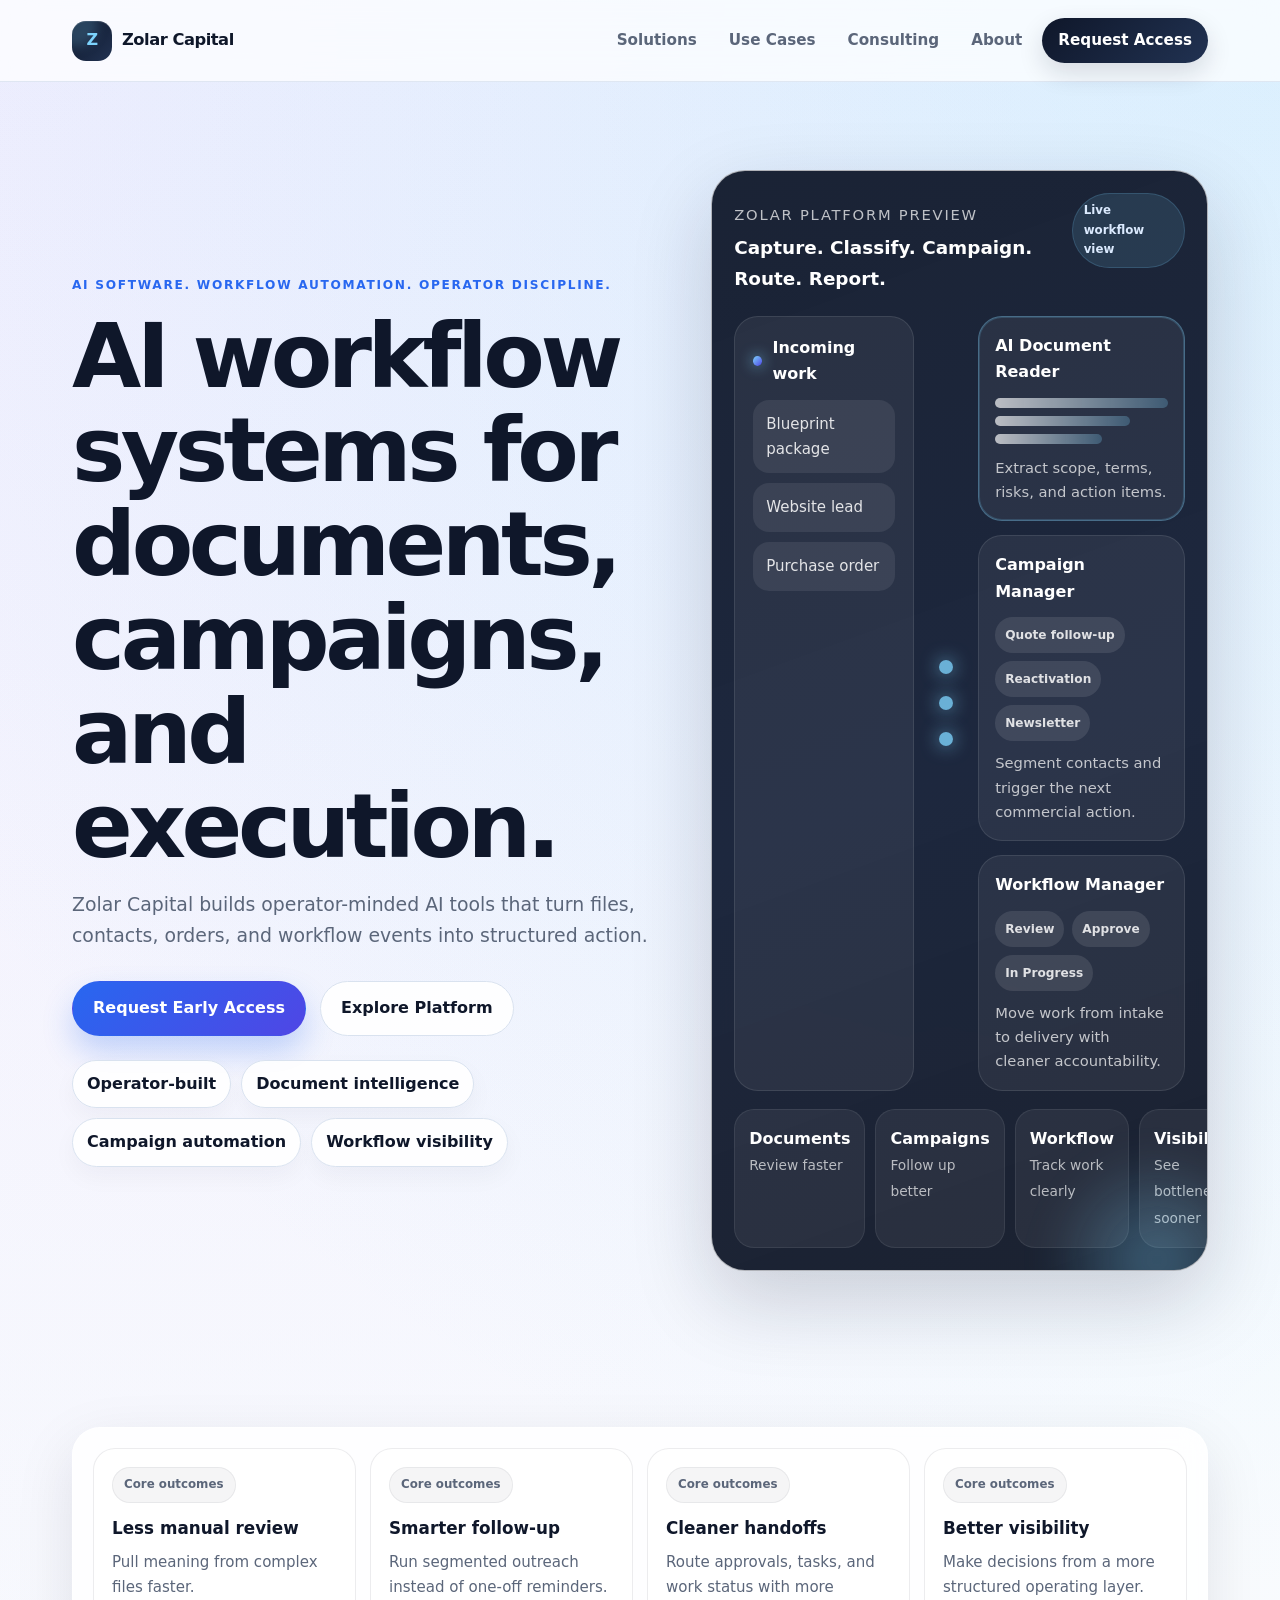
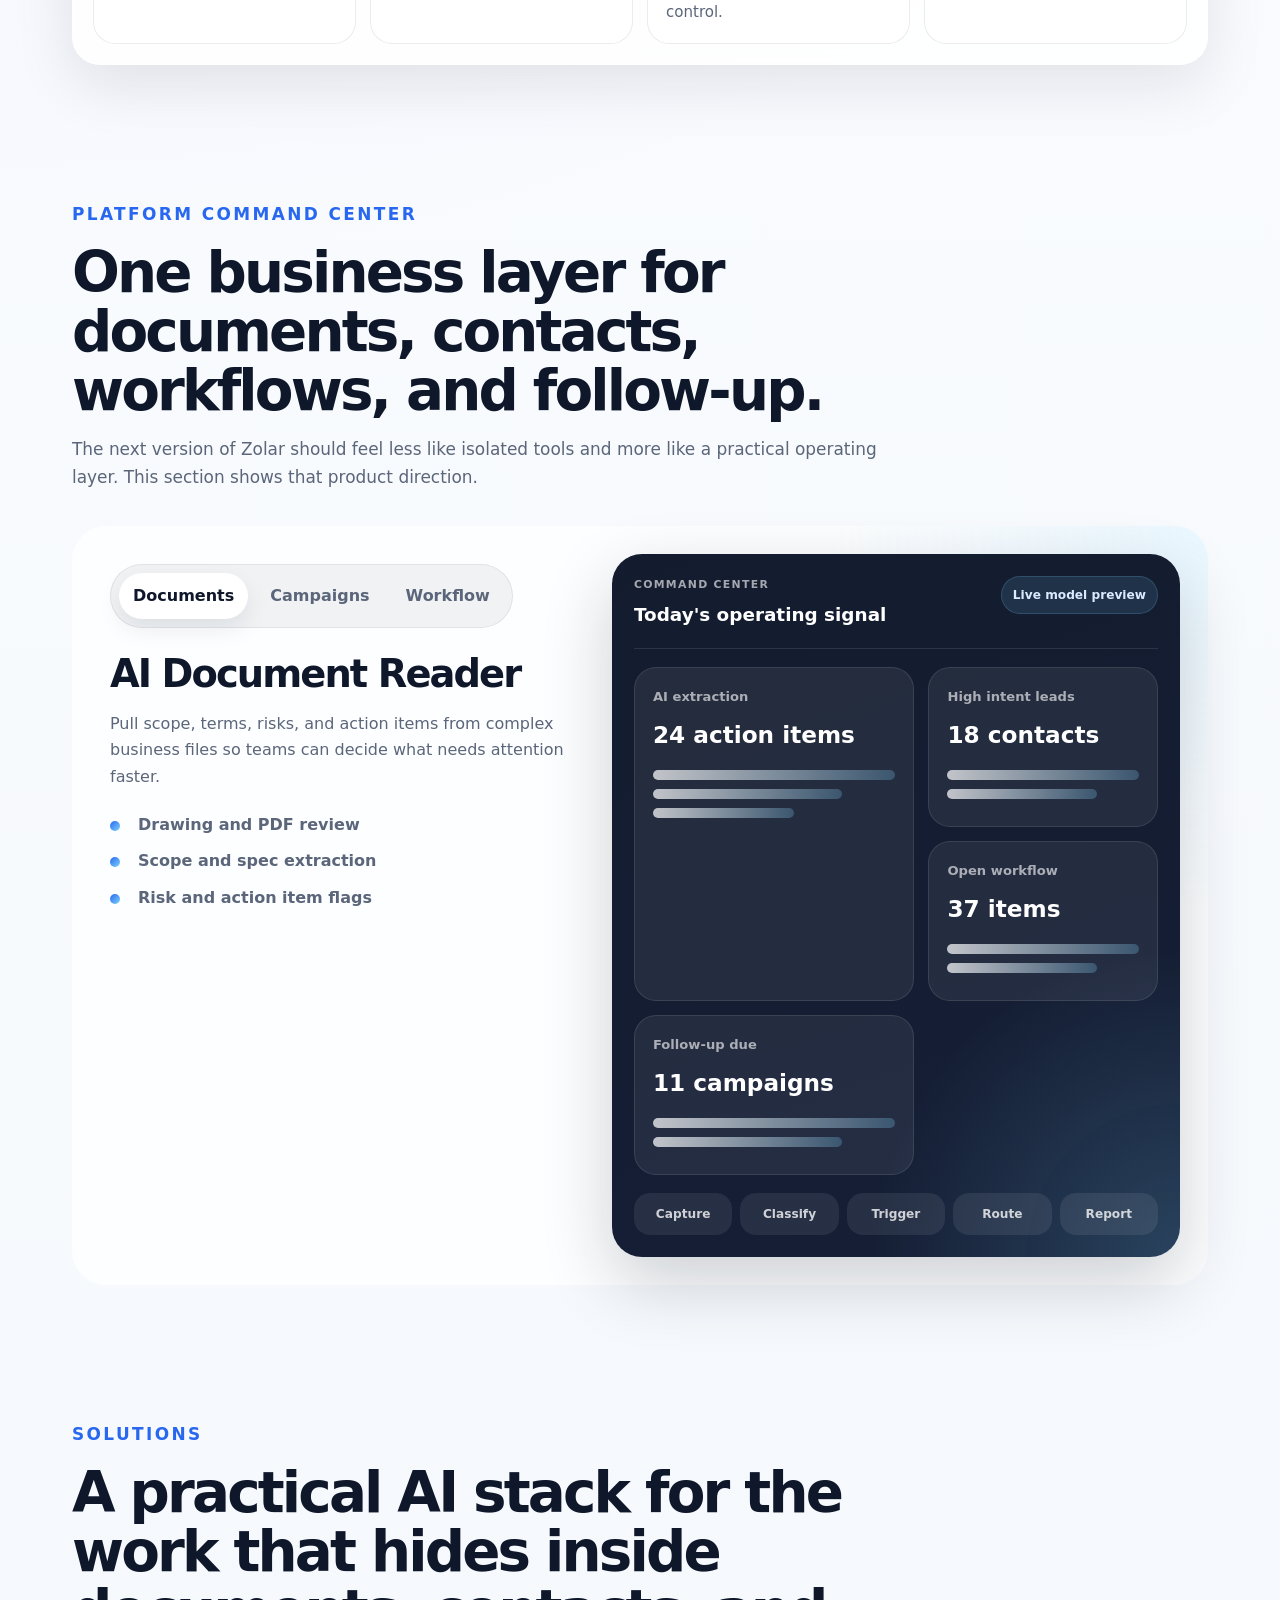
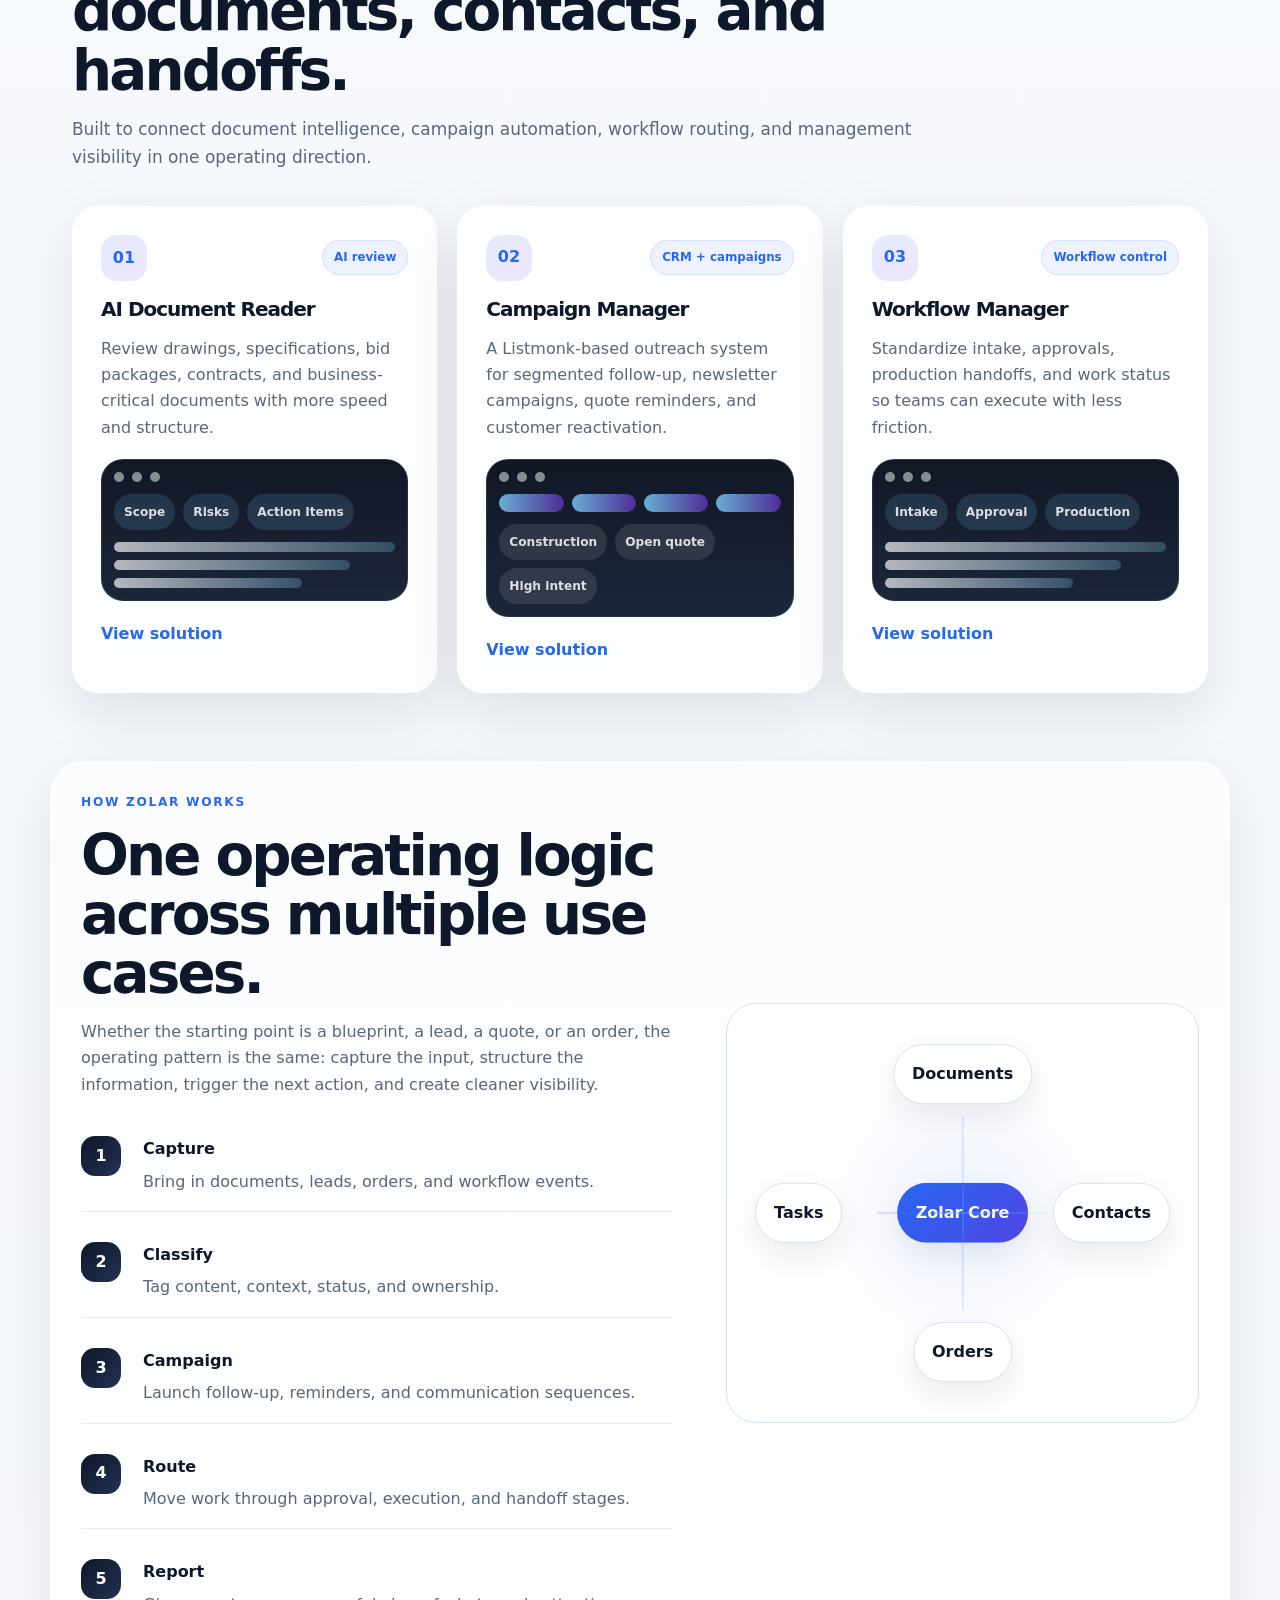
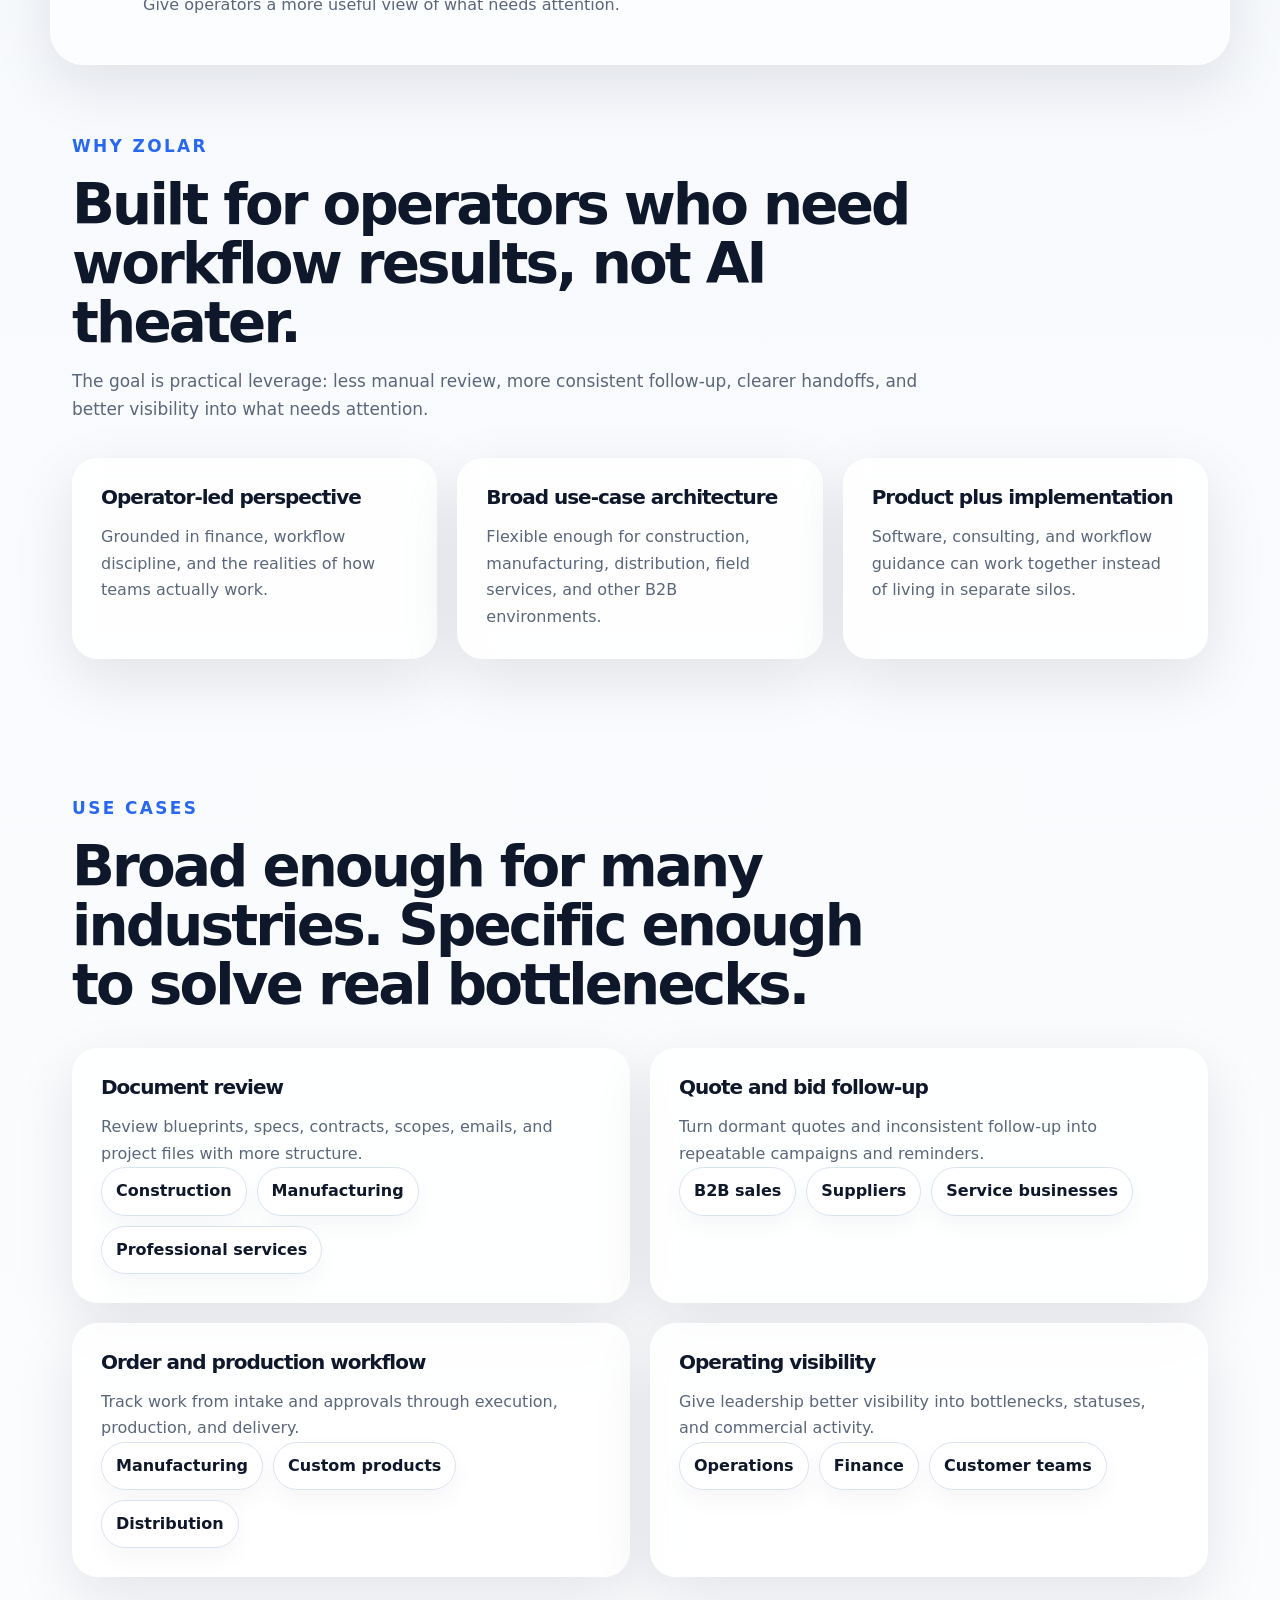
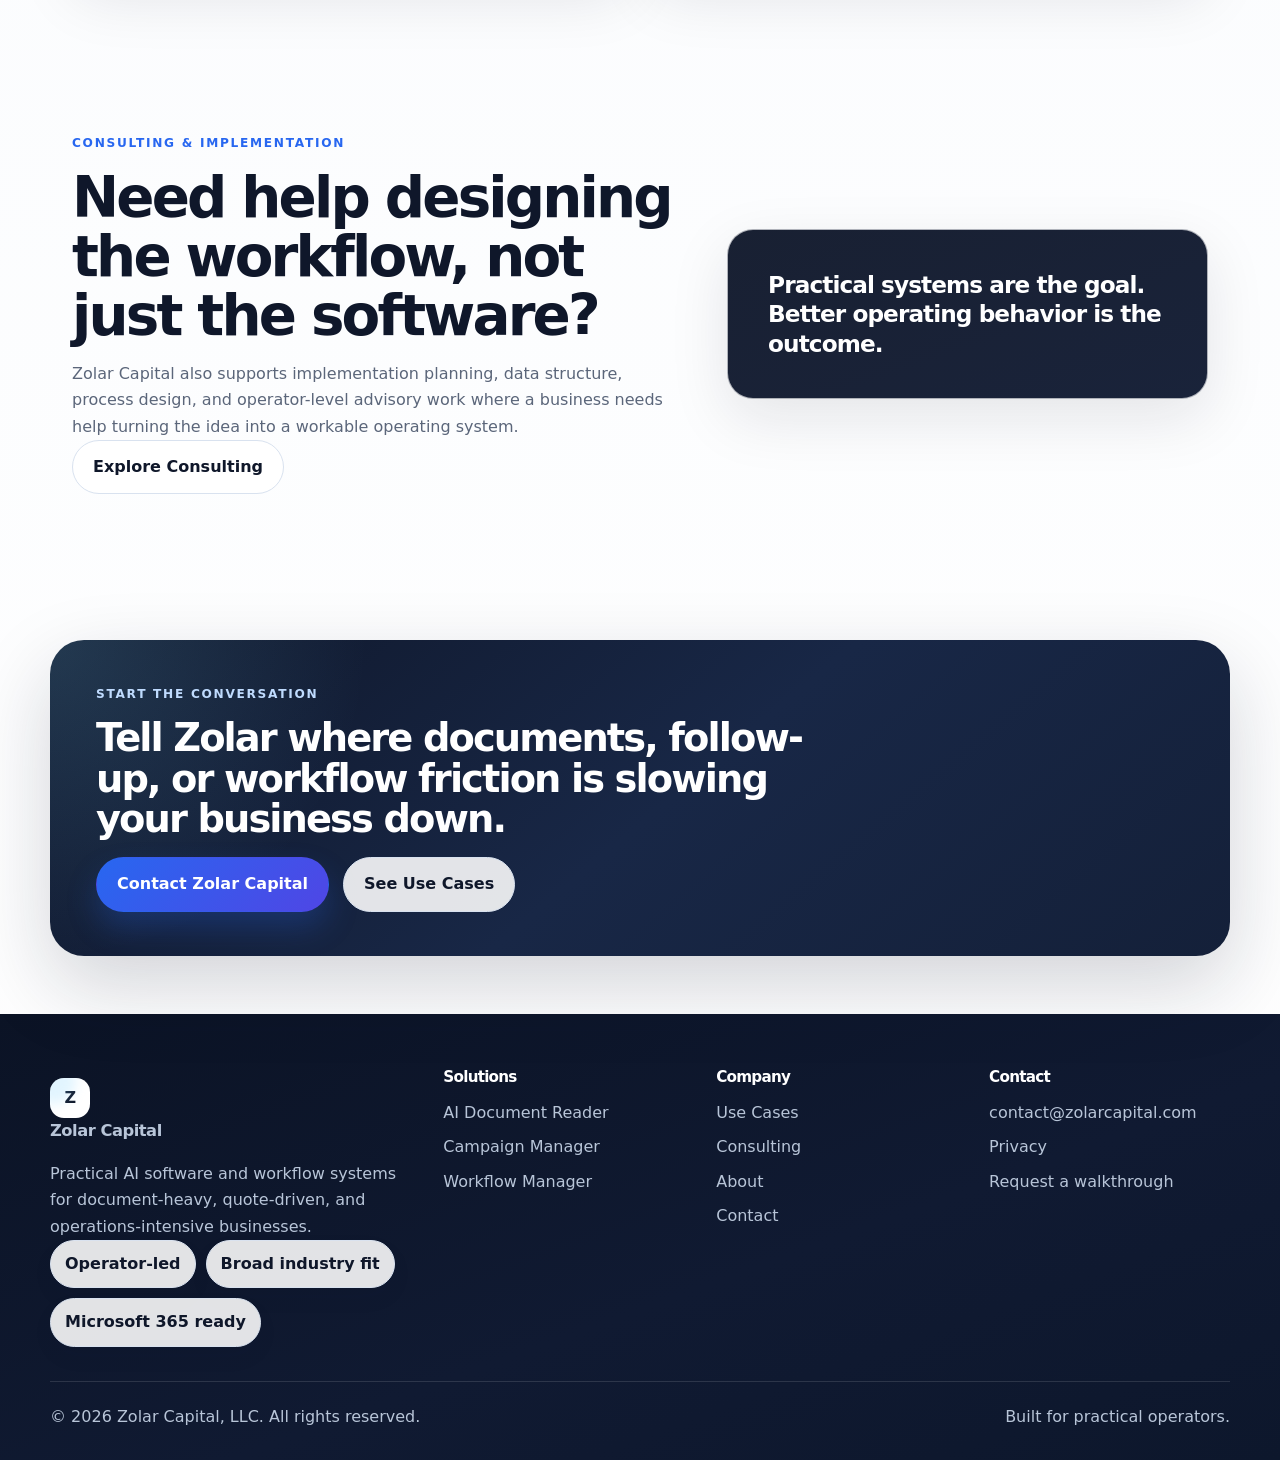
<file: index.html>
<!doctype html>
<html lang="en">
<head>
  <meta charset="utf-8">
  <meta name="viewport" content="width=device-width, initial-scale=1">
  <title>Zolar Capital | AI Software and Workflow Automation</title>
  <meta name="description" content="Practical AI software and workflow systems for document-heavy, quote-driven, and operations-intensive businesses.">
  <meta property="og:title" content="Zolar Capital | AI Software and Workflow Automation">
  <meta property="og:description" content="Practical AI software and workflow systems for document-heavy, quote-driven, and operations-intensive businesses.">
  <meta property="og:type" content="website">
  <meta property="og:url" content="https://zolarcapital.com/">
  <meta name="theme-color" content="#0f172a">
  <meta property="og:image" content="https://zolarcapital.com/assets/img/og-image.png">
  <meta name="twitter:card" content="summary_large_image">
  <meta name="twitter:image" content="https://zolarcapital.com/assets/img/og-image.png">
  <link rel="apple-touch-icon" href="assets/img/apple-touch-icon.png">
  <link rel="icon" href="assets/img/favicon.svg" type="image/svg+xml">
  <link rel="stylesheet" href="assets/css/styles.css">
</head>
<body>
  <a class="skip-link" href="#main">Skip to content</a>
  <header class="site-header">
  <nav class="nav" aria-label="Primary navigation">
    <a class="brand" href="index.html" aria-label="Zolar Capital home">
      <span class="brand-mark">Z</span>
      <span class="brand-text">Zolar Capital</span>
    </a>
    <button class="nav-toggle" aria-expanded="false" aria-controls="nav-menu">Menu</button>
    <div id="nav-menu" class="nav-links">
      <a href="solutions.html">Solutions</a>
      <a href="use-cases.html">Use Cases</a>
      <a href="consulting.html">Consulting</a>
      <a href="about.html">About</a>
      <a class="nav-cta" href="contact.html">Request Access</a>
    </div>
  </nav>
</header>
  <main id="main">
<section class="hero section">
  <div class="hero-content reveal">
    <p class="eyebrow">AI software. Workflow automation. Operator discipline.</p>
    <h1>AI workflow systems for documents, campaigns, and execution.</h1>
    <p class="hero-lede">Zolar Capital builds operator-minded AI tools that turn files, contacts, orders, and workflow events into structured action.</p>
    <div class="hero-actions">
      <a class="button primary" href="contact.html">Request Early Access</a>
      <a class="button secondary" href="solutions.html">Explore Platform</a>
    </div>
    <div class="hero-chips">
      <span>Operator-built</span>
      <span>Document intelligence</span>
      <span>Campaign automation</span>
      <span>Workflow visibility</span>
    </div>
  </div>
  <div class="hero-panel reveal" aria-label="Zolar platform preview">
    <div class="panel-glow"></div>
    <div class="preview-header">
      <div>
        <p class="mini-label">Zolar Platform Preview</p>
        <strong>Capture. Classify. Campaign. Route. Report.</strong>
      </div>
      <span class="status-pill">Live workflow view</span>
    </div>
    <div class="pipeline-visual">
      <div class="lane-card incoming">
        <div class="lane-top"><span class="lane-dot"></span><strong>Incoming work</strong></div>
        <ul>
          <li>Blueprint package</li>
          <li>Website lead</li>
          <li>Purchase order</li>
        </ul>
      </div>
      <div class="connector-stack">
        <span></span><span></span><span></span>
      </div>
      <div class="lane-stack">
        <div class="mini-card active">
          <span class="mini-title">AI Document Reader</span>
          <div class="bar-grid"><span></span><span></span><span></span></div>
          <p>Extract scope, terms, risks, and action items.</p>
        </div>
        <div class="mini-card">
          <span class="mini-title">Campaign Manager</span>
          <div class="tag-row"><em>Quote follow-up</em><em>Reactivation</em><em>Newsletter</em></div>
          <p>Segment contacts and trigger the next commercial action.</p>
        </div>
        <div class="mini-card">
          <span class="mini-title">Workflow Manager</span>
          <div class="kanban-row"><span>Review</span><span>Approve</span><span>In Progress</span></div>
          <p>Move work from intake to delivery with cleaner accountability.</p>
        </div>
      </div>
    </div>
    <div class="metric-ribbon">
      <div><strong>Documents</strong><span>Review faster</span></div>
      <div><strong>Campaigns</strong><span>Follow up better</span></div>
      <div><strong>Workflow</strong><span>Track work clearly</span></div>
      <div><strong>Visibility</strong><span>See bottlenecks sooner</span></div>
    </div>
  </div>
</section>

<section class="section compact proof-strip-wrap">
  <div class="proof-strip reveal">
    <div>
      <span class="proof-kicker">Core outcomes</span>
      <strong>Less manual review</strong>
      <p>Pull meaning from complex files faster.</p>
    </div>
    <div>
      <span class="proof-kicker">Core outcomes</span>
      <strong>Smarter follow-up</strong>
      <p>Run segmented outreach instead of one-off reminders.</p>
    </div>
    <div>
      <span class="proof-kicker">Core outcomes</span>
      <strong>Cleaner handoffs</strong>
      <p>Route approvals, tasks, and work status with more control.</p>
    </div>
    <div>
      <span class="proof-kicker">Core outcomes</span>
      <strong>Better visibility</strong>
      <p>Make decisions from a more structured operating layer.</p>
    </div>
  </div>
</section>



<section class="section compact platform-section">
  <div class="section-heading reveal">
    <p class="eyebrow">Platform command center</p>
    <h2>One business layer for documents, contacts, workflows, and follow-up.</h2>
    <p>The next version of Zolar should feel less like isolated tools and more like a practical operating layer. This section shows that product direction.</p>
  </div>
  <div class="platform-showcase reveal" data-product-tabs>
    <div class="platform-copy">
      <div class="tab-buttons" role="tablist" aria-label="Zolar product previews">
        <button class="tab-button active" type="button" data-tab="documents">Documents</button>
        <button class="tab-button" type="button" data-tab="campaigns">Campaigns</button>
        <button class="tab-button" type="button" data-tab="workflow">Workflow</button>
      </div>
      <div class="tab-copy active" data-tab-panel="documents">
        <h3>AI Document Reader</h3>
        <p>Pull scope, terms, risks, and action items from complex business files so teams can decide what needs attention faster.</p>
        <ul class="micro-list"><li>Drawing and PDF review</li><li>Scope and spec extraction</li><li>Risk and action item flags</li></ul>
      </div>
      <div class="tab-copy" data-tab-panel="campaigns">
        <h3>Zolar Campaign Manager</h3>
        <p>Use lead source, industry, interest, lifecycle stage, and behavior to run better follow-up instead of rebuilding outreach manually.</p>
        <ul class="micro-list"><li>Segmented campaigns</li><li>Quote follow-up</li><li>Customer reactivation</li></ul>
      </div>
      <div class="tab-copy" data-tab-panel="workflow">
        <h3>Zolar Workflow Manager</h3>
        <p>Route requests, approvals, handoffs, and status updates through a clearer operating process that leadership can actually see.</p>
        <ul class="micro-list"><li>Intake to approval</li><li>Production status</li><li>Ownership and bottlenecks</li></ul>
      </div>
    </div>
    <div class="command-center" aria-label="Zolar command center mockup">
      <div class="command-top">
        <div><span>Command Center</span><strong>Today&apos;s operating signal</strong></div>
        <em>Live model preview</em>
      </div>
      <div class="command-grid">
        <div class="signal-card focus-card"><span>AI extraction</span><strong>24 action items</strong><i></i><i></i><i></i></div>
        <div class="signal-card"><span>High intent leads</span><strong>18 contacts</strong><i></i><i></i></div>
        <div class="signal-card"><span>Open workflow</span><strong>37 items</strong><i></i><i></i></div>
        <div class="signal-card"><span>Follow-up due</span><strong>11 campaigns</strong><i></i><i></i></div>
      </div>
      <div class="command-timeline">
        <span>Capture</span><span>Classify</span><span>Trigger</span><span>Route</span><span>Report</span>
      </div>
    </div>
  </div>
</section>

<section class="section compact">
  <div class="section-heading reveal">
    <p class="eyebrow">Solutions</p>
    <h2>A practical AI stack for the work that hides inside documents, contacts, and handoffs.</h2>
    <p>Built to connect document intelligence, campaign automation, workflow routing, and management visibility in one operating direction.</p>
  </div>
  <div class="cards three solutions-grid">
    <article class="card lift reveal">
      <div class="card-top">
        <div class="icon">01</div>
        <span class="eyebrow-chip">AI review</span>
      </div>
      <h3>AI Document Reader</h3>
      <p>Review drawings, specifications, bid packages, contracts, and business-critical documents with more speed and structure.</p>
      <div class="mock-window compact-mock">
        <div class="mock-header"><span></span><span></span><span></span></div>
        <div class="extract-list"><b>Scope</b><b>Risks</b><b>Action Items</b></div>
        <div class="mock-lines"><span></span><span></span><span></span></div>
      </div>
      <a href="solutions.html#document-reader">View solution</a>
    </article>
    <article class="card lift reveal">
      <div class="card-top">
        <div class="icon">02</div>
        <span class="eyebrow-chip">CRM + campaigns</span>
      </div>
      <h3>Campaign Manager</h3>
      <p>A Listmonk-based outreach system for segmented follow-up, newsletter campaigns, quote reminders, and customer reactivation.</p>
      <div class="mock-window compact-mock">
        <div class="mock-header"><span></span><span></span><span></span></div>
        <div class="campaign-track"><span></span><span></span><span></span><span></span></div>
        <div class="tag-row"><em>Construction</em><em>Open quote</em><em>High intent</em></div>
      </div>
      <a href="solutions.html#campaign-manager">View solution</a>
    </article>
    <article class="card lift reveal">
      <div class="card-top">
        <div class="icon">03</div>
        <span class="eyebrow-chip">Workflow control</span>
      </div>
      <h3>Workflow Manager</h3>
      <p>Standardize intake, approvals, production handoffs, and work status so teams can execute with less friction.</p>
      <div class="mock-window compact-mock">
        <div class="mock-header"><span></span><span></span><span></span></div>
        <div class="kanban-mini"><i>Intake</i><i>Approval</i><i>Production</i></div>
        <div class="mock-lines"><span></span><span></span><span></span></div>
      </div>
      <a href="solutions.html#workflow-manager">View solution</a>
    </article>
  </div>
</section>

<section class="section split split-elevated">
  <div class="reveal">
    <p class="eyebrow">How Zolar works</p>
    <h2>One operating logic across multiple use cases.</h2>
    <p>Whether the starting point is a blueprint, a lead, a quote, or an order, the operating pattern is the same: capture the input, structure the information, trigger the next action, and create cleaner visibility.</p>
    <div class="step-list">
      <div class="step-item"><span>1</span><div><strong>Capture</strong><p>Bring in documents, leads, orders, and workflow events.</p></div></div>
      <div class="step-item"><span>2</span><div><strong>Classify</strong><p>Tag content, context, status, and ownership.</p></div></div>
      <div class="step-item"><span>3</span><div><strong>Campaign</strong><p>Launch follow-up, reminders, and communication sequences.</p></div></div>
      <div class="step-item"><span>4</span><div><strong>Route</strong><p>Move work through approval, execution, and handoff stages.</p></div></div>
      <div class="step-item"><span>5</span><div><strong>Report</strong><p>Give operators a more useful view of what needs attention.</p></div></div>
    </div>
  </div>
  <div class="how-visual reveal">
    <div class="ring-node center-node">Zolar Core</div>
    <div class="ring-node n1">Documents</div>
    <div class="ring-node n2">Contacts</div>
    <div class="ring-node n3">Orders</div>
    <div class="ring-node n4">Tasks</div>
    <div class="ring-line l1"></div>
    <div class="ring-line l2"></div>
    <div class="ring-line l3"></div>
    <div class="ring-line l4"></div>
  </div>
</section>

<section class="section compact">
  <div class="section-heading reveal">
    <p class="eyebrow">Why Zolar</p>
    <h2>Built for operators who need workflow results, not AI theater.</h2>
    <p>The goal is practical leverage: less manual review, more consistent follow-up, clearer handoffs, and better visibility into what needs attention.</p>
  </div>
  <div class="proof-grid">
    <article class="proof-card reveal">
      <h3>Operator-led perspective</h3>
      <p>Grounded in finance, workflow discipline, and the realities of how teams actually work.</p>
    </article>
    <article class="proof-card reveal">
      <h3>Broad use-case architecture</h3>
      <p>Flexible enough for construction, manufacturing, distribution, field services, and other B2B environments.</p>
    </article>
    <article class="proof-card reveal">
      <h3>Product plus implementation</h3>
      <p>Software, consulting, and workflow guidance can work together instead of living in separate silos.</p>
    </article>
  </div>
</section>

<section class="section compact">
  <div class="section-heading reveal">
    <p class="eyebrow">Use cases</p>
    <h2>Broad enough for many industries. Specific enough to solve real bottlenecks.</h2>
  </div>
  <div class="use-case-grid two-wide">
    <article class="use-case-card reveal">
      <h3>Document review</h3>
      <p>Review blueprints, specs, contracts, scopes, emails, and project files with more structure.</p>
      <div class="pill-list"><span>Construction</span><span>Manufacturing</span><span>Professional services</span></div>
    </article>
    <article class="use-case-card reveal">
      <h3>Quote and bid follow-up</h3>
      <p>Turn dormant quotes and inconsistent follow-up into repeatable campaigns and reminders.</p>
      <div class="pill-list"><span>B2B sales</span><span>Suppliers</span><span>Service businesses</span></div>
    </article>
    <article class="use-case-card reveal">
      <h3>Order and production workflow</h3>
      <p>Track work from intake and approvals through execution, production, and delivery.</p>
      <div class="pill-list"><span>Manufacturing</span><span>Custom products</span><span>Distribution</span></div>
    </article>
    <article class="use-case-card reveal">
      <h3>Operating visibility</h3>
      <p>Give leadership better visibility into bottlenecks, statuses, and commercial activity.</p>
      <div class="pill-list"><span>Operations</span><span>Finance</span><span>Customer teams</span></div>
    </article>
  </div>
</section>

<section class="section split consulting-highlight">
  <div class="reveal">
    <p class="eyebrow">Consulting & implementation</p>
    <h2>Need help designing the workflow, not just the software?</h2>
    <p>Zolar Capital also supports implementation planning, data structure, process design, and operator-level advisory work where a business needs help turning the idea into a workable operating system.</p>
    <a class="button secondary" href="consulting.html">Explore Consulting</a>
  </div>
  <div class="quote-box reveal">
    <p>Practical systems are the goal. Better operating behavior is the outcome.</p>
  </div>
</section>

<section class="cta section reveal">
  <div>
    <p class="eyebrow">Start the conversation</p>
    <h2>Tell Zolar where documents, follow-up, or workflow friction is slowing your business down.</h2>
  </div>
  <div class="cta-actions">
    <a class="button primary" href="contact.html">Contact Zolar Capital</a>
    <a class="button secondary button-dark" href="use-cases.html">See Use Cases</a>
  </div>
</section>
</main>
  <footer class="footer">
  <div class="footer-grid">
    <div>
      <a class="brand footer-brand" href="index.html" aria-label="Zolar Capital home">
        <span class="brand-mark">Z</span>
        <span class="brand-text">Zolar Capital</span>
      </a>
      <p>Practical AI software and workflow systems for document-heavy, quote-driven, and operations-intensive businesses.</p>
      <div class="footer-badges">
        <span>Operator-led</span>
        <span>Broad industry fit</span>
        <span>Microsoft 365 ready</span>
      </div>
    </div>
    <div>
      <h3>Solutions</h3>
      <a href="solutions.html#document-reader">AI Document Reader</a>
      <a href="solutions.html#campaign-manager">Campaign Manager</a>
      <a href="solutions.html#workflow-manager">Workflow Manager</a>
    </div>
    <div>
      <h3>Company</h3>
      <a href="use-cases.html">Use Cases</a>
      <a href="consulting.html">Consulting</a>
      <a href="about.html">About</a>
      <a href="contact.html">Contact</a>
    </div>
    <div>
      <h3>Contact</h3>
      <a href="mailto:contact@zolarcapital.com">contact@zolarcapital.com</a>
      <a href="privacy.html">Privacy</a>
      <a href="contact.html">Request a walkthrough</a>
    </div>
  </div>
  <div class="footer-bottom">
    <span>&copy; <span id="year"></span> Zolar Capital, LLC. All rights reserved.</span>
    <span>Built for practical operators.</span>
  </div>
</footer>
  <script src="assets/js/main.js"></script>
</body>
</html>
</file>
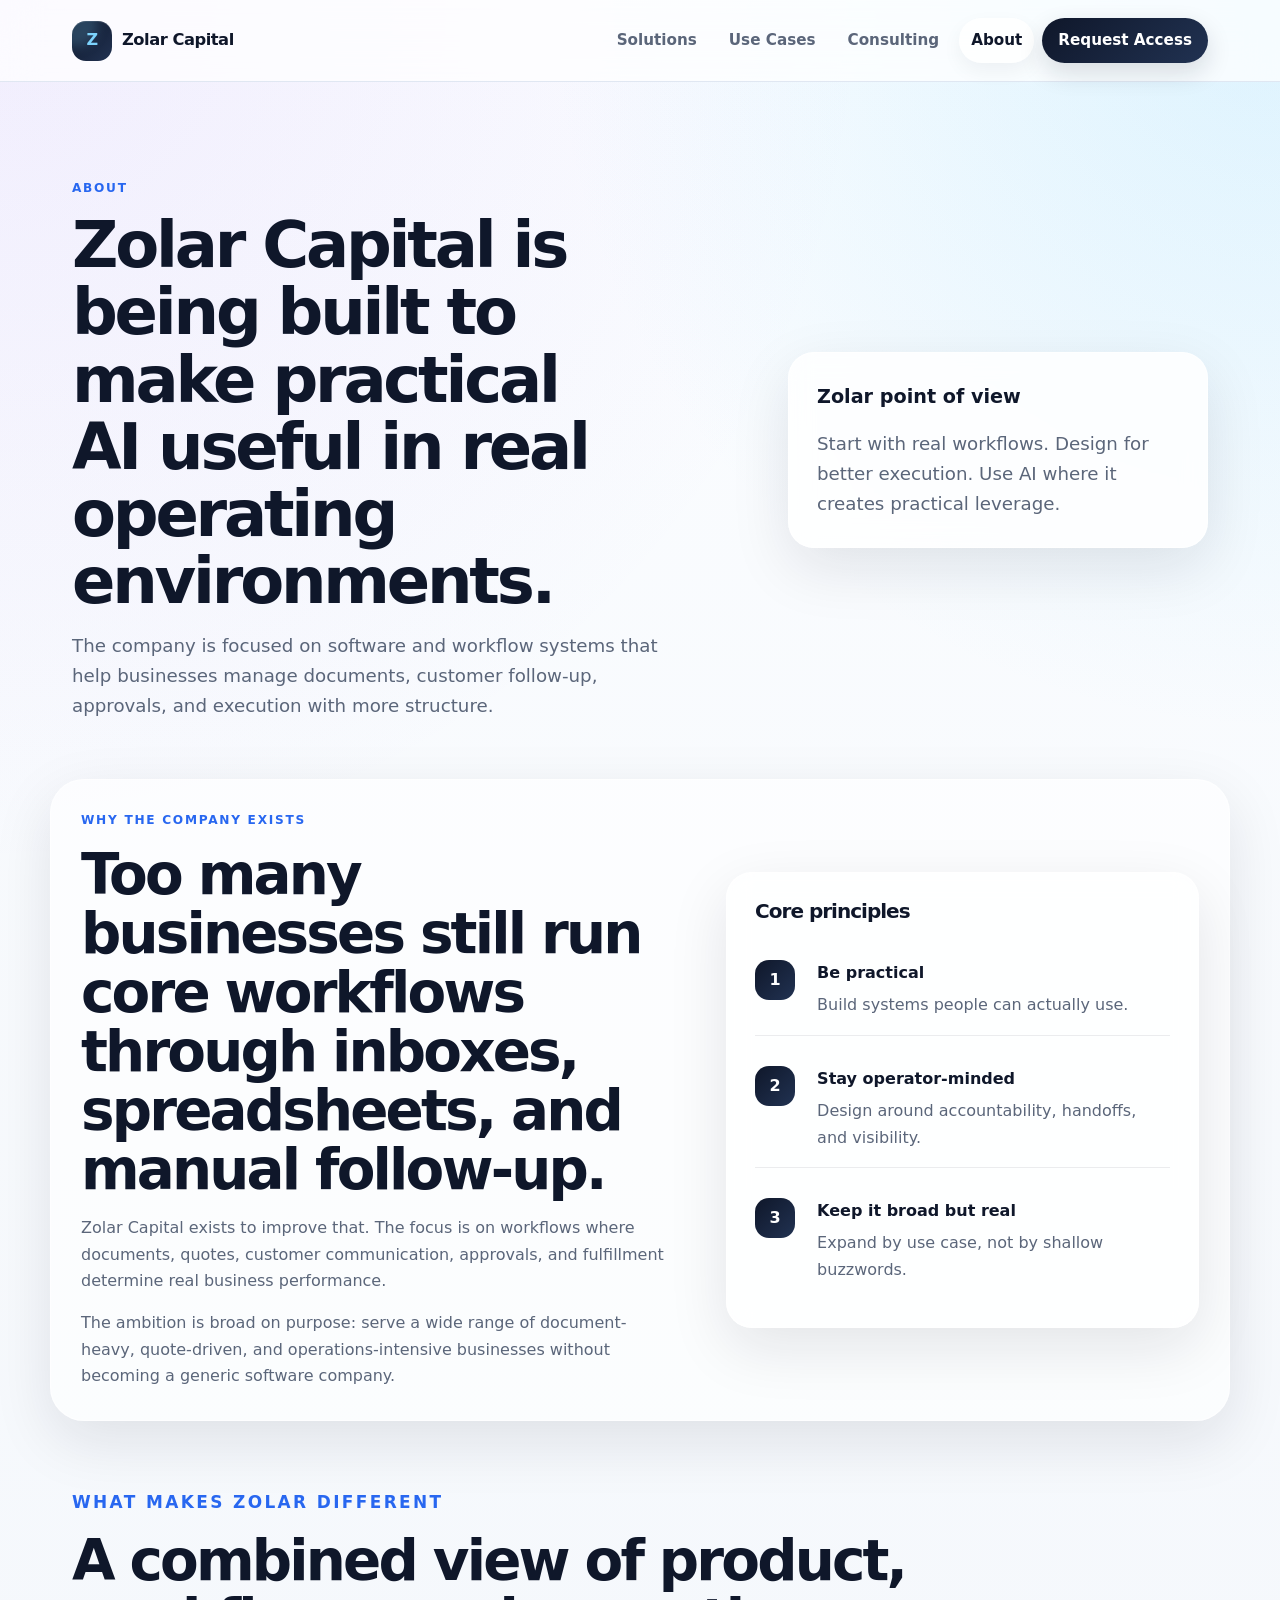
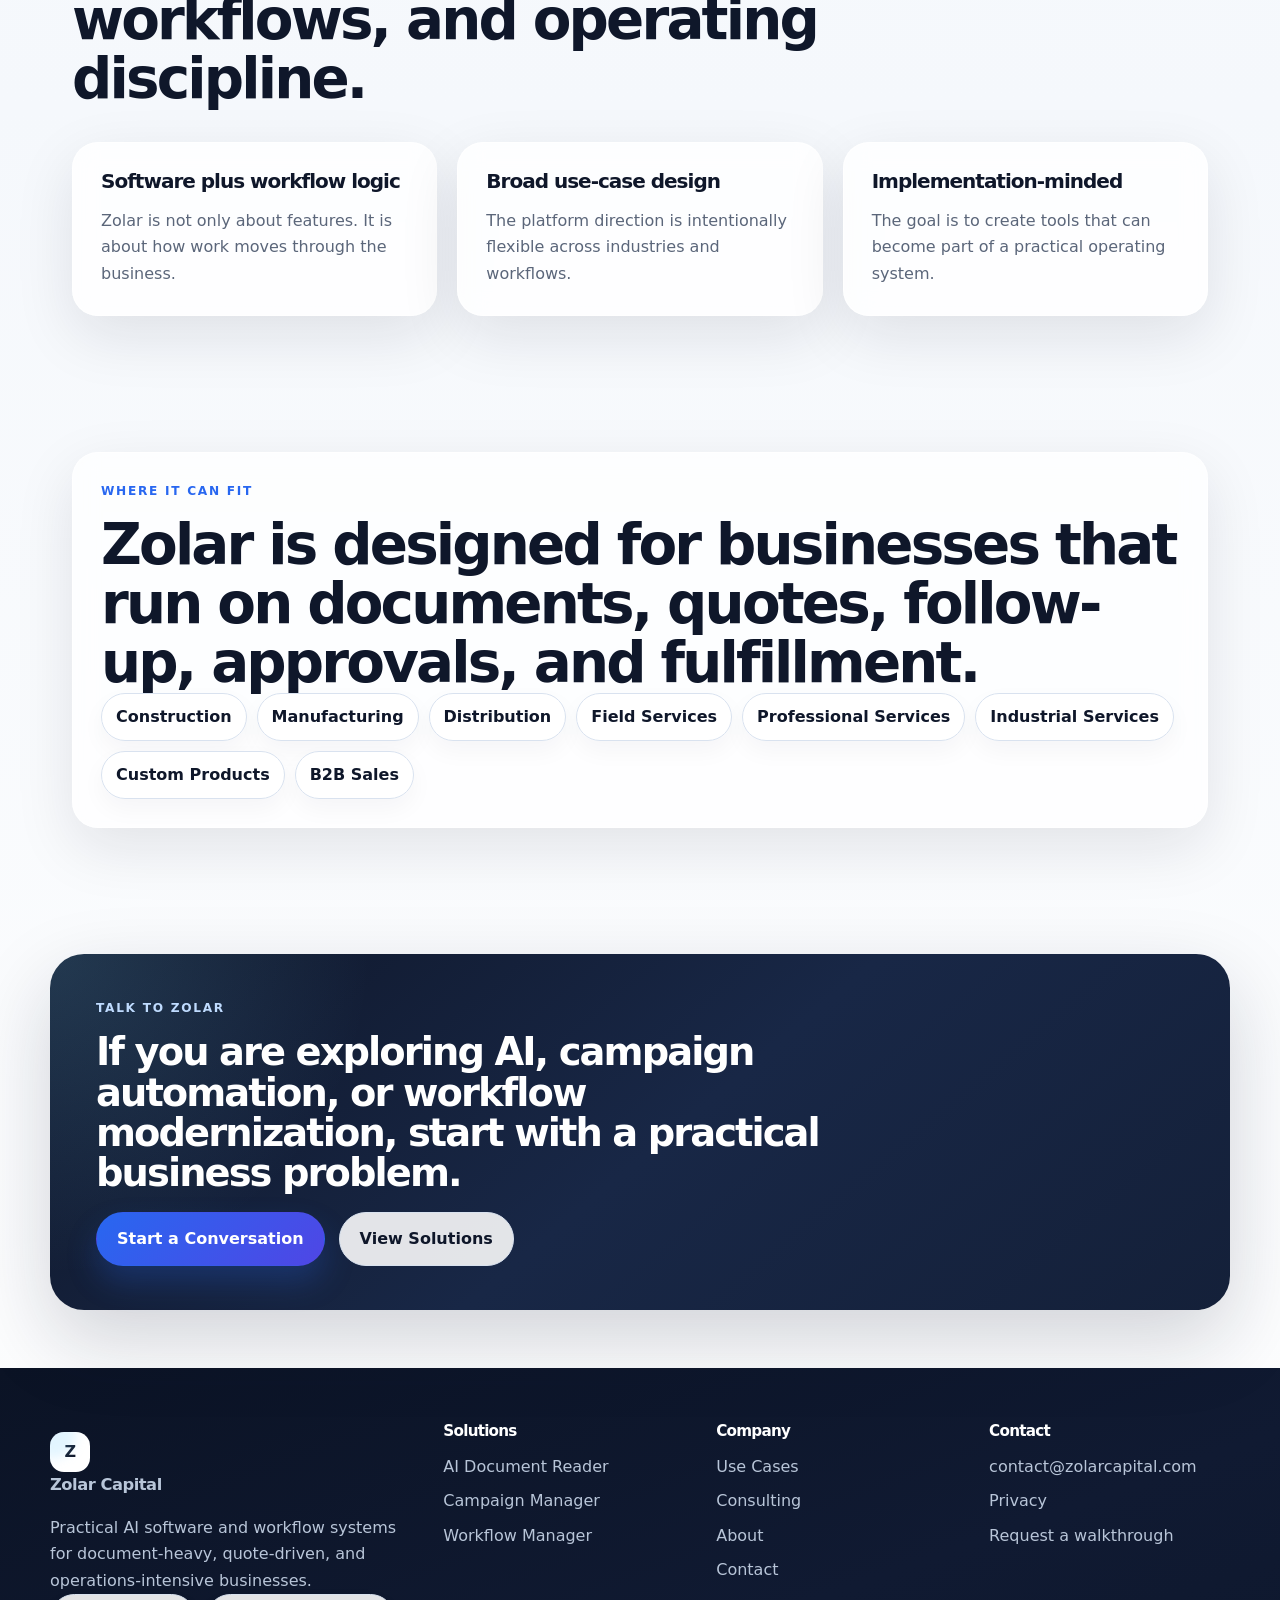
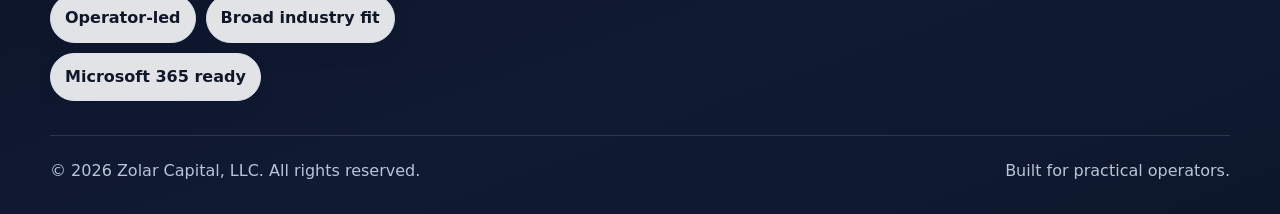
<file: about.html>
<!doctype html>
<html lang="en">
<head>
  <meta charset="utf-8">
  <meta name="viewport" content="width=device-width, initial-scale=1">
  <title>About | Zolar Capital</title>
  <meta name="description" content="Learn about Zolar Capital and its practical approach to AI software and workflow systems.">
  <meta property="og:title" content="About | Zolar Capital">
  <meta property="og:description" content="Learn about Zolar Capital and its practical approach to AI software and workflow systems.">
  <meta property="og:type" content="website">
  <meta property="og:url" content="https://zolarcapital.com/">
  <meta name="theme-color" content="#0f172a">
  <meta property="og:image" content="https://zolarcapital.com/assets/img/og-image.png">
  <meta name="twitter:card" content="summary_large_image">
  <meta name="twitter:image" content="https://zolarcapital.com/assets/img/og-image.png">
  <link rel="apple-touch-icon" href="assets/img/apple-touch-icon.png">
  <link rel="icon" href="assets/img/favicon.svg" type="image/svg+xml">
  <link rel="stylesheet" href="assets/css/styles.css">
</head>
<body>
  <a class="skip-link" href="#main">Skip to content</a>
  <header class="site-header">
  <nav class="nav" aria-label="Primary navigation">
    <a class="brand" href="index.html" aria-label="Zolar Capital home">
      <span class="brand-mark">Z</span>
      <span class="brand-text">Zolar Capital</span>
    </a>
    <button class="nav-toggle" aria-expanded="false" aria-controls="nav-menu">Menu</button>
    <div id="nav-menu" class="nav-links">
      <a href="solutions.html">Solutions</a>
      <a href="use-cases.html">Use Cases</a>
      <a href="consulting.html">Consulting</a>
      <a href="about.html">About</a>
      <a class="nav-cta" href="contact.html">Request Access</a>
    </div>
  </nav>
</header>
  <main id="main">
<section class="page-hero section hero-mini">
  <div class="reveal">
    <p class="eyebrow">About</p>
    <h1>Zolar Capital is being built to make practical AI useful in real operating environments.</h1>
    <p>The company is focused on software and workflow systems that help businesses manage documents, customer follow-up, approvals, and execution with more structure.</p>
  </div>
  <div class="page-visual reveal">
    <div class="brand-story-card">
      <strong>Zolar point of view</strong>
      <p>Start with real workflows. Design for better execution. Use AI where it creates practical leverage.</p>
    </div>
  </div>
</section>

<section class="section split split-elevated">
  <div class="reveal">
    <p class="eyebrow">Why the company exists</p>
    <h2>Too many businesses still run core workflows through inboxes, spreadsheets, and manual follow-up.</h2>
    <p>Zolar Capital exists to improve that. The focus is on workflows where documents, quotes, customer communication, approvals, and fulfillment determine real business performance.</p>
    <p>The ambition is broad on purpose: serve a wide range of document-heavy, quote-driven, and operations-intensive businesses without becoming a generic software company.</p>
  </div>
  <div class="process-card reveal">
    <h3>Core principles</h3>
    <div class="step-list simple-steps">
      <div class="step-item"><span>1</span><div><strong>Be practical</strong><p>Build systems people can actually use.</p></div></div>
      <div class="step-item"><span>2</span><div><strong>Stay operator-minded</strong><p>Design around accountability, handoffs, and visibility.</p></div></div>
      <div class="step-item"><span>3</span><div><strong>Keep it broad but real</strong><p>Expand by use case, not by shallow buzzwords.</p></div></div>
    </div>
  </div>
</section>

<section class="section compact">
  <div class="section-heading reveal">
    <p class="eyebrow">What makes Zolar different</p>
    <h2>A combined view of product, workflows, and operating discipline.</h2>
  </div>
  <div class="proof-grid">
    <article class="proof-card reveal"><h3>Software plus workflow logic</h3><p>Zolar is not only about features. It is about how work moves through the business.</p></article>
    <article class="proof-card reveal"><h3>Broad use-case design</h3><p>The platform direction is intentionally flexible across industries and workflows.</p></article>
    <article class="proof-card reveal"><h3>Implementation-minded</h3><p>The goal is to create tools that can become part of a practical operating system.</p></article>
  </div>
</section>

<section class="section compact">
  <div class="industries-panel reveal">
    <p class="eyebrow">Where it can fit</p>
    <h2>Zolar is designed for businesses that run on documents, quotes, follow-up, approvals, and fulfillment.</h2>
    <div class="use-case-strip">
      <span>Construction</span>
      <span>Manufacturing</span>
      <span>Distribution</span>
      <span>Field Services</span>
      <span>Professional Services</span>
      <span>Industrial Services</span>
      <span>Custom Products</span>
      <span>B2B Sales</span>
    </div>
  </div>
</section>

<section class="cta section reveal">
  <div>
    <p class="eyebrow">Talk to Zolar</p>
    <h2>If you are exploring AI, campaign automation, or workflow modernization, start with a practical business problem.</h2>
  </div>
  <div class="cta-actions">
    <a class="button primary" href="contact.html">Start a Conversation</a>
    <a class="button secondary button-dark" href="solutions.html">View Solutions</a>
  </div>
</section>
</main>
  <footer class="footer">
  <div class="footer-grid">
    <div>
      <a class="brand footer-brand" href="index.html" aria-label="Zolar Capital home">
        <span class="brand-mark">Z</span>
        <span class="brand-text">Zolar Capital</span>
      </a>
      <p>Practical AI software and workflow systems for document-heavy, quote-driven, and operations-intensive businesses.</p>
      <div class="footer-badges">
        <span>Operator-led</span>
        <span>Broad industry fit</span>
        <span>Microsoft 365 ready</span>
      </div>
    </div>
    <div>
      <h3>Solutions</h3>
      <a href="solutions.html#document-reader">AI Document Reader</a>
      <a href="solutions.html#campaign-manager">Campaign Manager</a>
      <a href="solutions.html#workflow-manager">Workflow Manager</a>
    </div>
    <div>
      <h3>Company</h3>
      <a href="use-cases.html">Use Cases</a>
      <a href="consulting.html">Consulting</a>
      <a href="about.html">About</a>
      <a href="contact.html">Contact</a>
    </div>
    <div>
      <h3>Contact</h3>
      <a href="mailto:contact@zolarcapital.com">contact@zolarcapital.com</a>
      <a href="privacy.html">Privacy</a>
      <a href="contact.html">Request a walkthrough</a>
    </div>
  </div>
  <div class="footer-bottom">
    <span>&copy; <span id="year"></span> Zolar Capital, LLC. All rights reserved.</span>
    <span>Built for practical operators.</span>
  </div>
</footer>
  <script src="assets/js/main.js"></script>
</body>
</html>
</file>
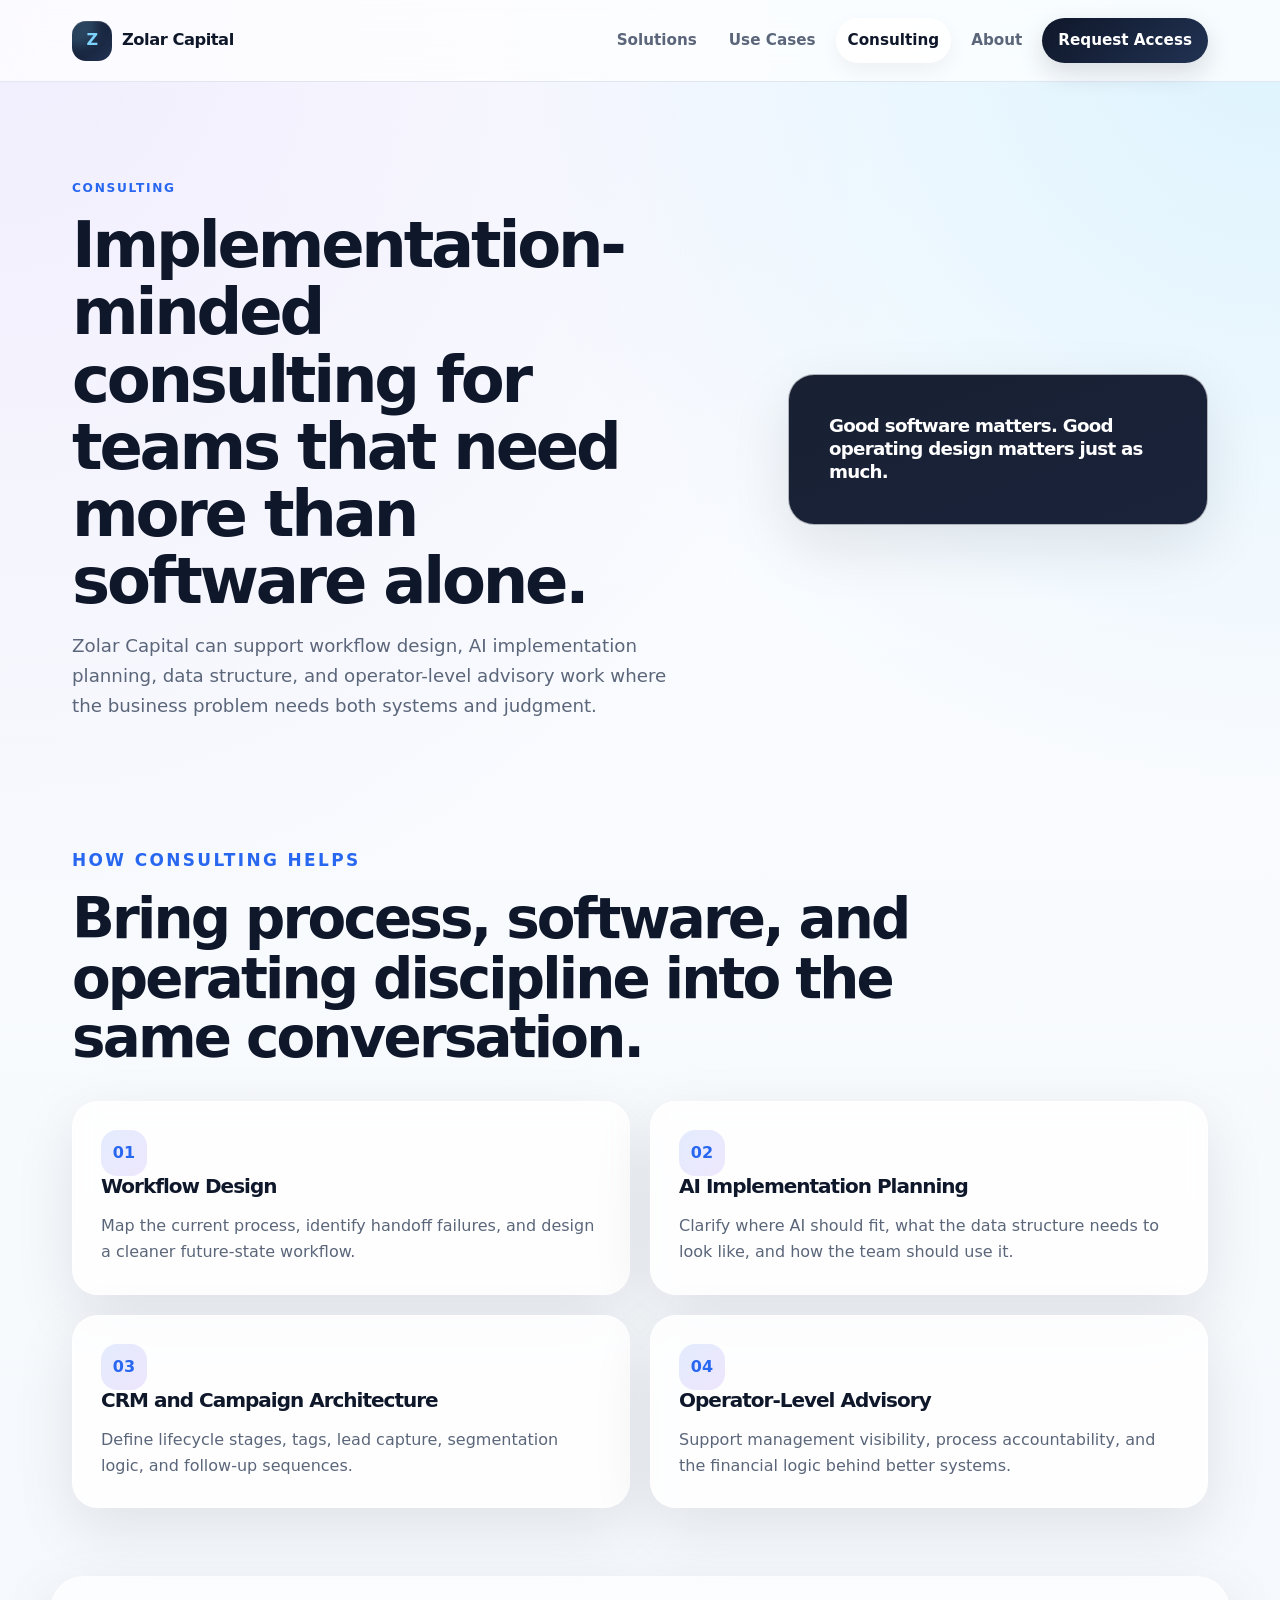
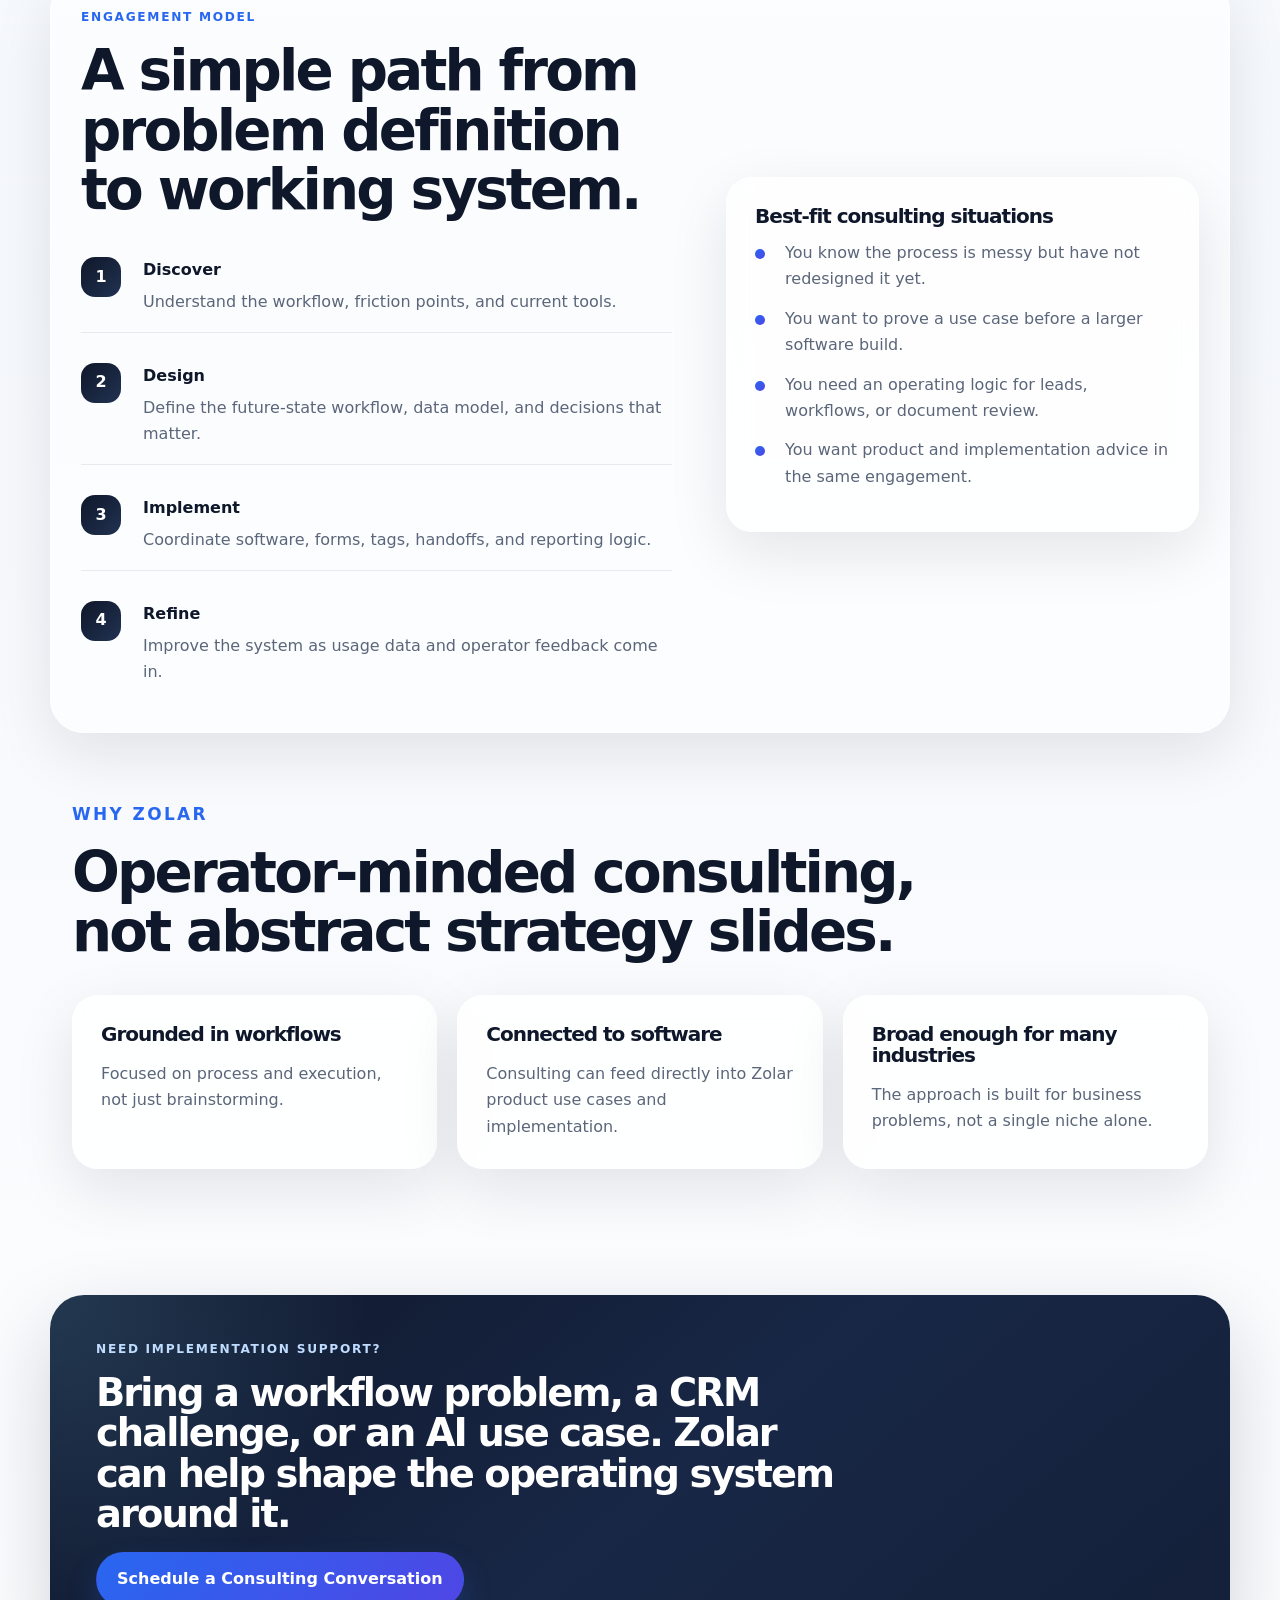
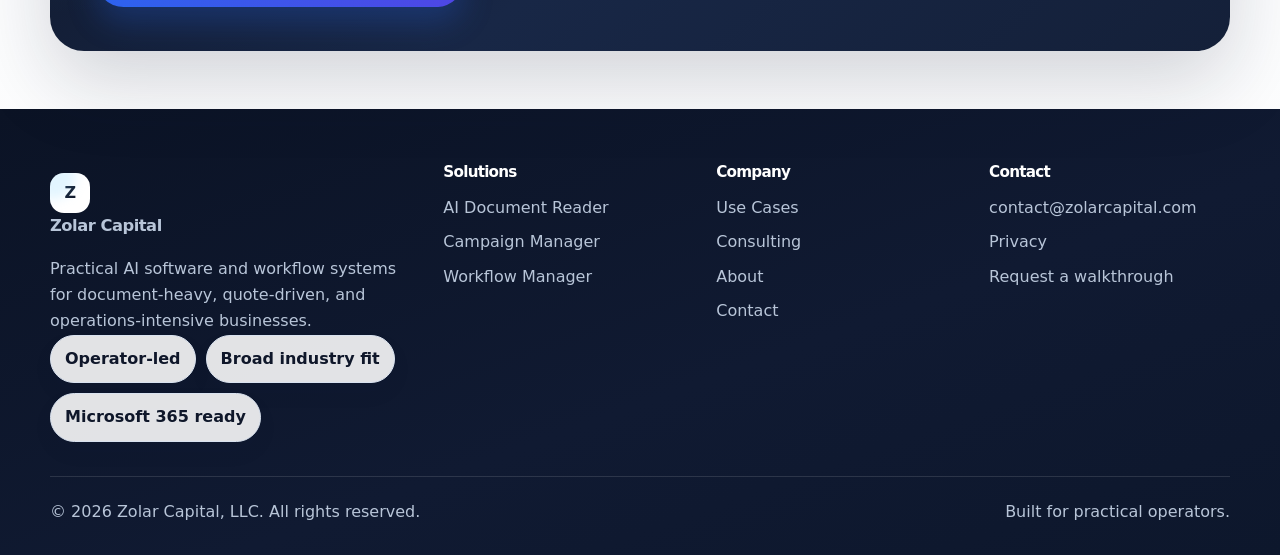
<file: consulting.html>
<!doctype html>
<html lang="en">
<head>
  <meta charset="utf-8">
  <meta name="viewport" content="width=device-width, initial-scale=1">
  <title>Consulting | Zolar Capital</title>
  <meta name="description" content="Implementation-minded consulting for workflow design, AI planning, CRM architecture, and operator-level advisory work.">
  <meta property="og:title" content="Consulting | Zolar Capital">
  <meta property="og:description" content="Implementation-minded consulting for workflow design, AI planning, CRM architecture, and operator-level advisory work.">
  <meta property="og:type" content="website">
  <meta property="og:url" content="https://zolarcapital.com/">
  <meta name="theme-color" content="#0f172a">
  <meta property="og:image" content="https://zolarcapital.com/assets/img/og-image.png">
  <meta name="twitter:card" content="summary_large_image">
  <meta name="twitter:image" content="https://zolarcapital.com/assets/img/og-image.png">
  <link rel="apple-touch-icon" href="assets/img/apple-touch-icon.png">
  <link rel="icon" href="assets/img/favicon.svg" type="image/svg+xml">
  <link rel="stylesheet" href="assets/css/styles.css">
</head>
<body>
  <a class="skip-link" href="#main">Skip to content</a>
  <header class="site-header">
  <nav class="nav" aria-label="Primary navigation">
    <a class="brand" href="index.html" aria-label="Zolar Capital home">
      <span class="brand-mark">Z</span>
      <span class="brand-text">Zolar Capital</span>
    </a>
    <button class="nav-toggle" aria-expanded="false" aria-controls="nav-menu">Menu</button>
    <div id="nav-menu" class="nav-links">
      <a href="solutions.html">Solutions</a>
      <a href="use-cases.html">Use Cases</a>
      <a href="consulting.html">Consulting</a>
      <a href="about.html">About</a>
      <a class="nav-cta" href="contact.html">Request Access</a>
    </div>
  </nav>
</header>
  <main id="main">
<section class="page-hero section hero-mini">
  <div class="reveal">
    <p class="eyebrow">Consulting</p>
    <h1>Implementation-minded consulting for teams that need more than software alone.</h1>
    <p>Zolar Capital can support workflow design, AI implementation planning, data structure, and operator-level advisory work where the business problem needs both systems and judgment.</p>
  </div>
  <div class="page-visual reveal">
    <div class="quote-box slim">
      <p>Good software matters. Good operating design matters just as much.</p>
    </div>
  </div>
</section>

<section class="section compact">
  <div class="section-heading reveal">
    <p class="eyebrow">How consulting helps</p>
    <h2>Bring process, software, and operating discipline into the same conversation.</h2>
  </div>
  <div class="cards two consulting-grid">
    <article class="card reveal"><div class="icon">01</div><h3>Workflow Design</h3><p>Map the current process, identify handoff failures, and design a cleaner future-state workflow.</p></article>
    <article class="card reveal"><div class="icon">02</div><h3>AI Implementation Planning</h3><p>Clarify where AI should fit, what the data structure needs to look like, and how the team should use it.</p></article>
    <article class="card reveal"><div class="icon">03</div><h3>CRM and Campaign Architecture</h3><p>Define lifecycle stages, tags, lead capture, segmentation logic, and follow-up sequences.</p></article>
    <article class="card reveal"><div class="icon">04</div><h3>Operator-Level Advisory</h3><p>Support management visibility, process accountability, and the financial logic behind better systems.</p></article>
  </div>
</section>

<section class="section split split-elevated">
  <div class="reveal">
    <p class="eyebrow">Engagement model</p>
    <h2>A simple path from problem definition to working system.</h2>
    <div class="step-list timeline-list">
      <div class="step-item"><span>1</span><div><strong>Discover</strong><p>Understand the workflow, friction points, and current tools.</p></div></div>
      <div class="step-item"><span>2</span><div><strong>Design</strong><p>Define the future-state workflow, data model, and decisions that matter.</p></div></div>
      <div class="step-item"><span>3</span><div><strong>Implement</strong><p>Coordinate software, forms, tags, handoffs, and reporting logic.</p></div></div>
      <div class="step-item"><span>4</span><div><strong>Refine</strong><p>Improve the system as usage data and operator feedback come in.</p></div></div>
    </div>
  </div>
  <div class="process-card reveal">
    <h3>Best-fit consulting situations</h3>
    <ul class="check-list compact-list">
      <li>You know the process is messy but have not redesigned it yet.</li>
      <li>You want to prove a use case before a larger software build.</li>
      <li>You need an operating logic for leads, workflows, or document review.</li>
      <li>You want product and implementation advice in the same engagement.</li>
    </ul>
  </div>
</section>

<section class="section compact">
  <div class="section-heading reveal">
    <p class="eyebrow">Why Zolar</p>
    <h2>Operator-minded consulting, not abstract strategy slides.</h2>
  </div>
  <div class="proof-grid">
    <article class="proof-card reveal"><h3>Grounded in workflows</h3><p>Focused on process and execution, not just brainstorming.</p></article>
    <article class="proof-card reveal"><h3>Connected to software</h3><p>Consulting can feed directly into Zolar product use cases and implementation.</p></article>
    <article class="proof-card reveal"><h3>Broad enough for many industries</h3><p>The approach is built for business problems, not a single niche alone.</p></article>
  </div>
</section>

<section class="cta section reveal">
  <div>
    <p class="eyebrow">Need implementation support?</p>
    <h2>Bring a workflow problem, a CRM challenge, or an AI use case. Zolar can help shape the operating system around it.</h2>
  </div>
  <a class="button primary" href="contact.html">Schedule a Consulting Conversation</a>
</section>
</main>
  <footer class="footer">
  <div class="footer-grid">
    <div>
      <a class="brand footer-brand" href="index.html" aria-label="Zolar Capital home">
        <span class="brand-mark">Z</span>
        <span class="brand-text">Zolar Capital</span>
      </a>
      <p>Practical AI software and workflow systems for document-heavy, quote-driven, and operations-intensive businesses.</p>
      <div class="footer-badges">
        <span>Operator-led</span>
        <span>Broad industry fit</span>
        <span>Microsoft 365 ready</span>
      </div>
    </div>
    <div>
      <h3>Solutions</h3>
      <a href="solutions.html#document-reader">AI Document Reader</a>
      <a href="solutions.html#campaign-manager">Campaign Manager</a>
      <a href="solutions.html#workflow-manager">Workflow Manager</a>
    </div>
    <div>
      <h3>Company</h3>
      <a href="use-cases.html">Use Cases</a>
      <a href="consulting.html">Consulting</a>
      <a href="about.html">About</a>
      <a href="contact.html">Contact</a>
    </div>
    <div>
      <h3>Contact</h3>
      <a href="mailto:contact@zolarcapital.com">contact@zolarcapital.com</a>
      <a href="privacy.html">Privacy</a>
      <a href="contact.html">Request a walkthrough</a>
    </div>
  </div>
  <div class="footer-bottom">
    <span>&copy; <span id="year"></span> Zolar Capital, LLC. All rights reserved.</span>
    <span>Built for practical operators.</span>
  </div>
</footer>
  <script src="assets/js/main.js"></script>
</body>
</html>
</file>
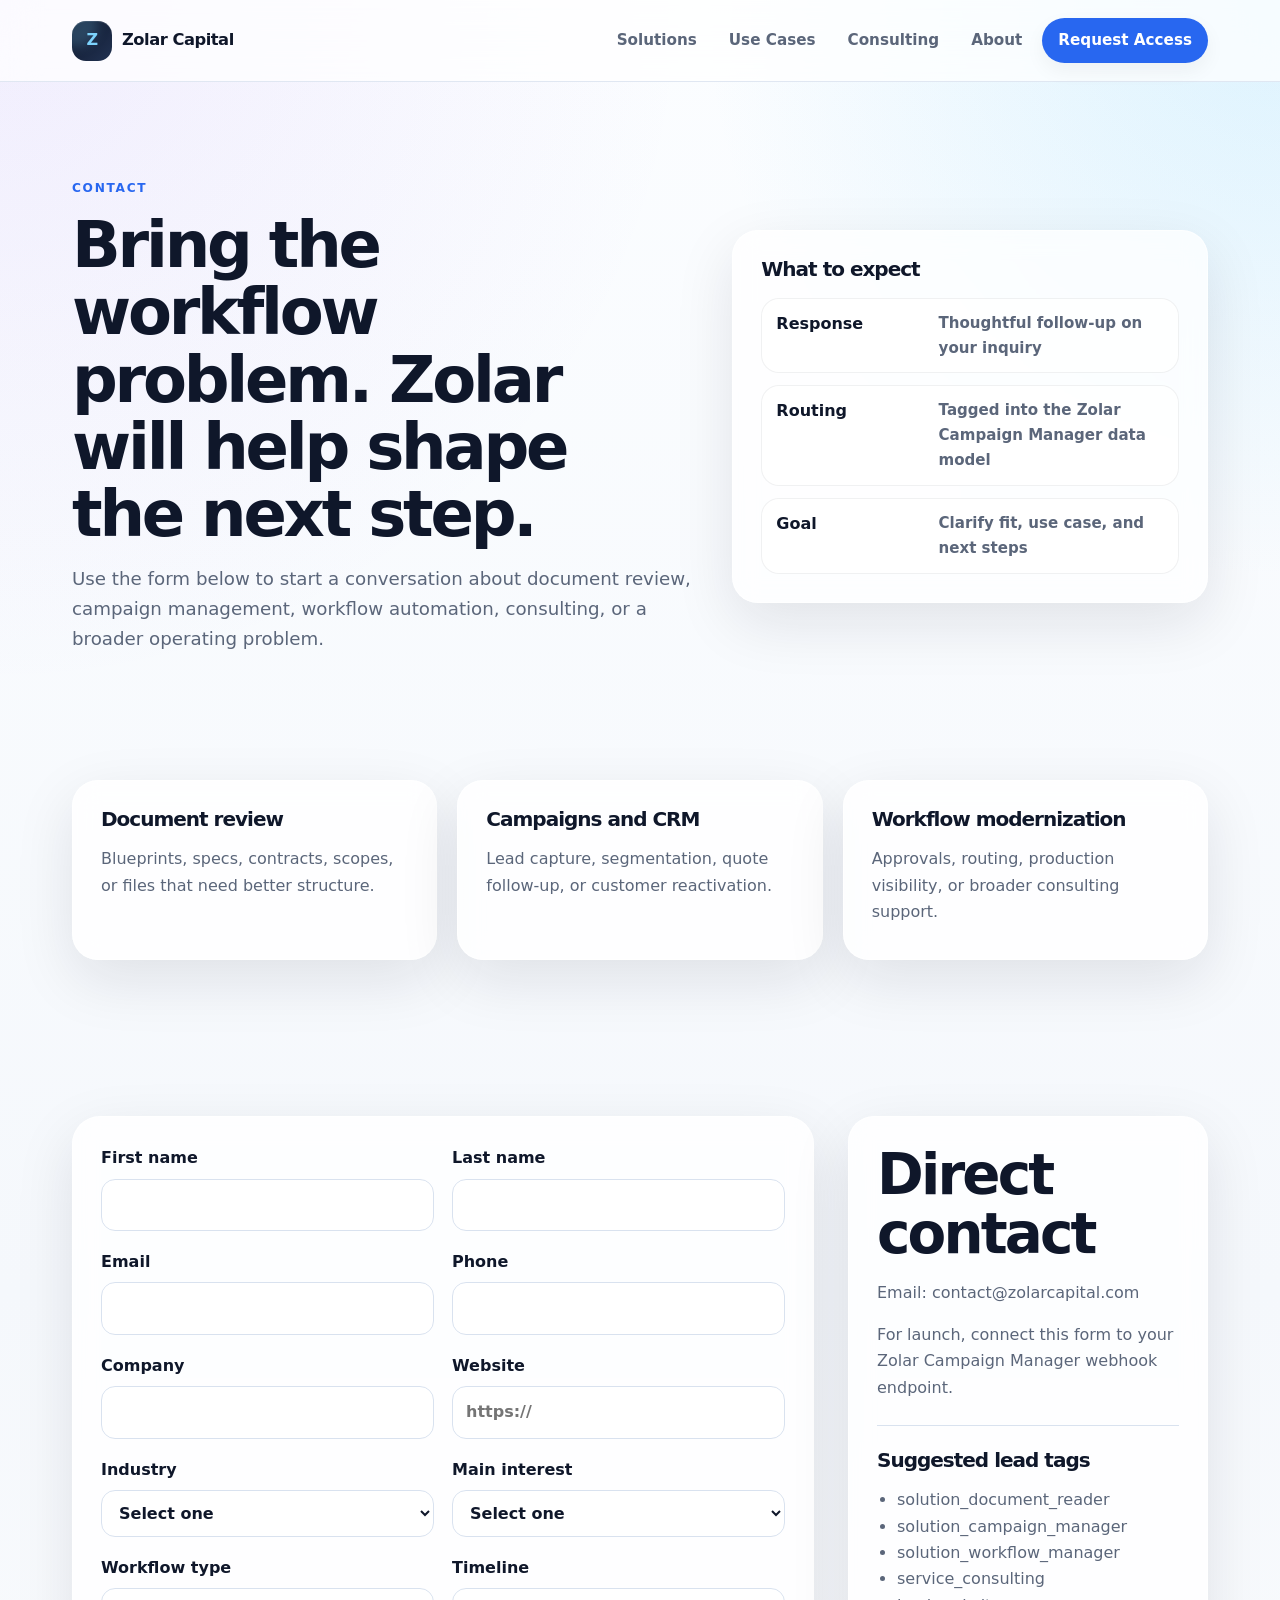
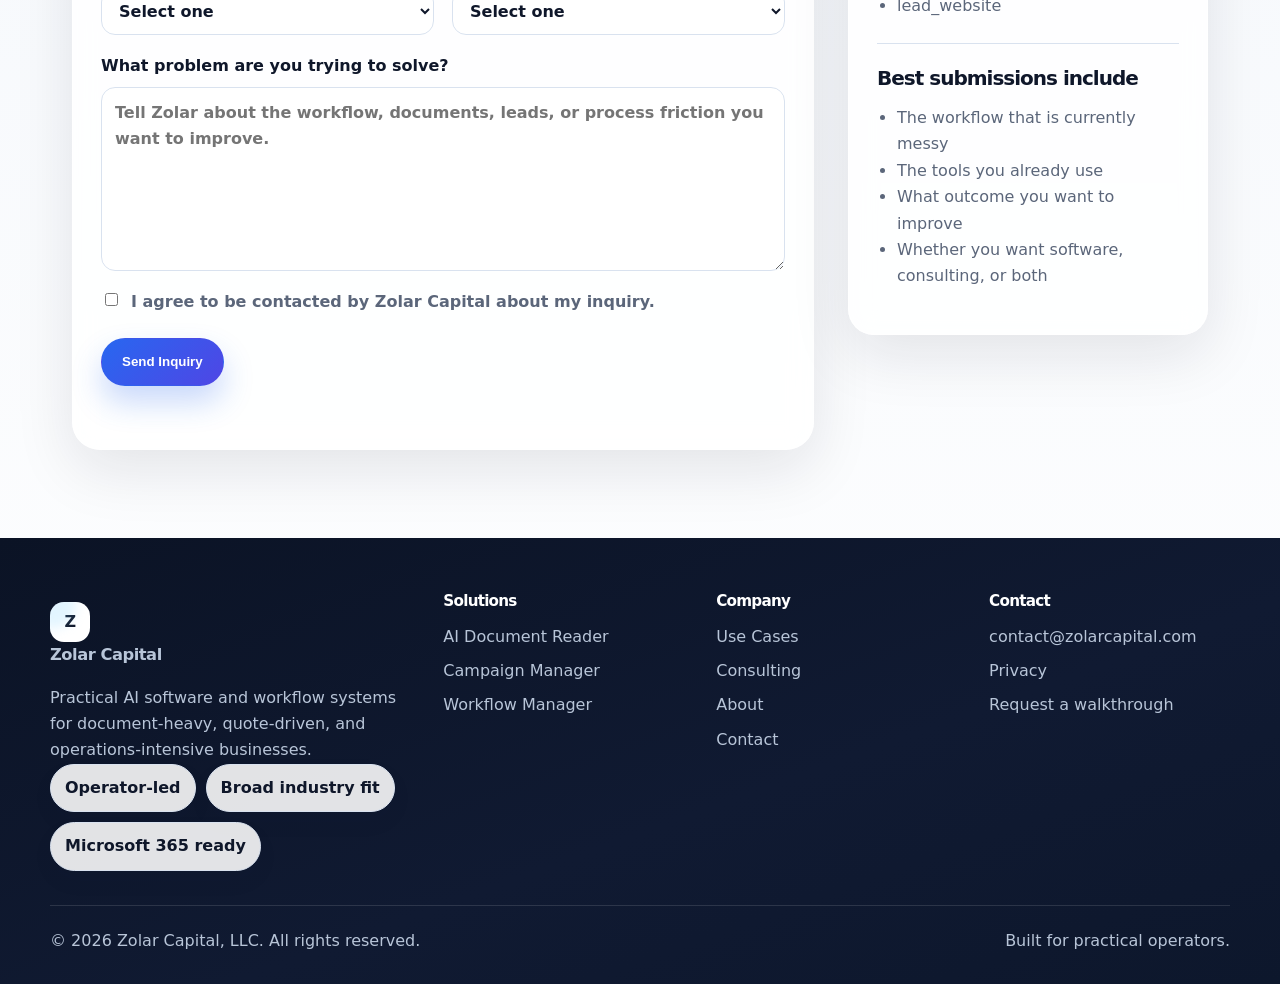
<file: contact.html>
<!doctype html>
<html lang="en">
<head>
  <meta charset="utf-8">
  <meta name="viewport" content="width=device-width, initial-scale=1">
  <title>Contact | Zolar Capital</title>
  <meta name="description" content="Contact Zolar Capital about document review, campaign management, workflow automation, or consulting.">
  <meta property="og:title" content="Contact | Zolar Capital">
  <meta property="og:description" content="Contact Zolar Capital about document review, campaign management, workflow automation, or consulting.">
  <meta property="og:type" content="website">
  <meta property="og:url" content="https://zolarcapital.com/">
  <meta name="theme-color" content="#0f172a">
  <meta property="og:image" content="https://zolarcapital.com/assets/img/og-image.png">
  <meta name="twitter:card" content="summary_large_image">
  <meta name="twitter:image" content="https://zolarcapital.com/assets/img/og-image.png">
  <link rel="apple-touch-icon" href="assets/img/apple-touch-icon.png">
  <link rel="icon" href="assets/img/favicon.svg" type="image/svg+xml">
  <link rel="stylesheet" href="assets/css/styles.css">
</head>
<body>
  <a class="skip-link" href="#main">Skip to content</a>
  <header class="site-header">
  <nav class="nav" aria-label="Primary navigation">
    <a class="brand" href="index.html" aria-label="Zolar Capital home">
      <span class="brand-mark">Z</span>
      <span class="brand-text">Zolar Capital</span>
    </a>
    <button class="nav-toggle" aria-expanded="false" aria-controls="nav-menu">Menu</button>
    <div id="nav-menu" class="nav-links">
      <a href="solutions.html">Solutions</a>
      <a href="use-cases.html">Use Cases</a>
      <a href="consulting.html">Consulting</a>
      <a href="about.html">About</a>
      <a class="nav-cta" href="contact.html">Request Access</a>
    </div>
  </nav>
</header>
  <main id="main">
<section class="page-hero section hero-mini">
  <div class="reveal">
    <p class="eyebrow">Contact</p>
    <h1>Bring the workflow problem. Zolar will help shape the next step.</h1>
    <p>Use the form below to start a conversation about document review, campaign management, workflow automation, consulting, or a broader operating problem.</p>
  </div>
  <div class="page-visual reveal">
    <div class="matrix-card">
      <h3>What to expect</h3>
      <div class="matrix-list">
        <div><span>Response</span><b>Thoughtful follow-up on your inquiry</b></div>
        <div><span>Routing</span><b>Tagged into the Zolar Campaign Manager data model</b></div>
        <div><span>Goal</span><b>Clarify fit, use case, and next steps</b></div>
      </div>
    </div>
  </div>
</section>

<section class="section compact">
  <div class="cards three contact-reasons">
    <article class="card reveal"><h3>Document review</h3><p>Blueprints, specs, contracts, scopes, or files that need better structure.</p></article>
    <article class="card reveal"><h3>Campaigns and CRM</h3><p>Lead capture, segmentation, quote follow-up, or customer reactivation.</p></article>
    <article class="card reveal"><h3>Workflow modernization</h3><p>Approvals, routing, production visibility, or broader consulting support.</p></article>
  </div>
</section>

<section class="section contact-layout">
  <form class="lead-form reveal" data-zolar-form="lead">
    <div class="form-grid">
      <label>First name
        <input name="first_name" type="text" required>
      </label>
      <label>Last name
        <input name="last_name" type="text" required>
      </label>
      <label>Email
        <input name="email" type="email" required>
      </label>
      <label>Phone
        <input name="phone" type="tel">
      </label>
      <label>Company
        <input name="company" type="text" required>
      </label>
      <label>Website
        <input name="website" type="url" placeholder="https://">
      </label>
      <label>Industry
        <select name="industry" required>
          <option value="">Select one</option>
          <option>Construction</option>
          <option>Manufacturing</option>
          <option>Distribution</option>
          <option>Field Services</option>
          <option>Professional Services</option>
          <option>Industrial Services</option>
          <option>B2B Sales</option>
          <option>Other</option>
        </select>
      </label>
      <label>Main interest
        <select name="main_interest" required>
          <option value="">Select one</option>
          <option>AI document review</option>
          <option>Campaign management / CRM</option>
          <option>Workflow automation</option>
          <option>Consulting</option>
          <option>General conversation</option>
        </select>
      </label>
      <label>Workflow type
        <select name="workflow_type">
          <option value="">Select one</option>
          <option>Document review</option>
          <option>Quote follow-up</option>
          <option>Lead capture</option>
          <option>Order intake</option>
          <option>Approval routing</option>
          <option>Production visibility</option>
          <option>Other</option>
        </select>
      </label>
      <label>Timeline
        <select name="timeline">
          <option value="">Select one</option>
          <option>Now</option>
          <option>Next 30 days</option>
          <option>Next 90 days</option>
          <option>Exploratory</option>
        </select>
      </label>
      <label class="full">What problem are you trying to solve?
        <textarea name="message" rows="6" required placeholder="Tell Zolar about the workflow, documents, leads, or process friction you want to improve."></textarea>
      </label>
      <label class="checkbox full">
        <input type="checkbox" name="consent" required>
        <span>I agree to be contacted by Zolar Capital about my inquiry.</span>
      </label>
    </div>
    <input type="hidden" name="source" value="zolarcapital.com">
    <button class="button primary" type="submit">Send Inquiry</button>
    <p class="form-status" role="status" aria-live="polite"></p>
  </form>

  <aside class="contact-card reveal">
    <h2>Direct contact</h2>
    <p>Email: <a href="mailto:contact@zolarcapital.com">contact@zolarcapital.com</a></p>
    <p>For launch, connect this form to your Zolar Campaign Manager webhook endpoint.</p>
    <div class="mini-divider"></div>
    <h3>Suggested lead tags</h3>
    <ul>
      <li>solution_document_reader</li>
      <li>solution_campaign_manager</li>
      <li>solution_workflow_manager</li>
      <li>service_consulting</li>
      <li>lead_website</li>
    </ul>
    <div class="mini-divider"></div>
    <h3>Best submissions include</h3>
    <ul>
      <li>The workflow that is currently messy</li>
      <li>The tools you already use</li>
      <li>What outcome you want to improve</li>
      <li>Whether you want software, consulting, or both</li>
    </ul>
  </aside>
</section>
</main>
  <footer class="footer">
  <div class="footer-grid">
    <div>
      <a class="brand footer-brand" href="index.html" aria-label="Zolar Capital home">
        <span class="brand-mark">Z</span>
        <span class="brand-text">Zolar Capital</span>
      </a>
      <p>Practical AI software and workflow systems for document-heavy, quote-driven, and operations-intensive businesses.</p>
      <div class="footer-badges">
        <span>Operator-led</span>
        <span>Broad industry fit</span>
        <span>Microsoft 365 ready</span>
      </div>
    </div>
    <div>
      <h3>Solutions</h3>
      <a href="solutions.html#document-reader">AI Document Reader</a>
      <a href="solutions.html#campaign-manager">Campaign Manager</a>
      <a href="solutions.html#workflow-manager">Workflow Manager</a>
    </div>
    <div>
      <h3>Company</h3>
      <a href="use-cases.html">Use Cases</a>
      <a href="consulting.html">Consulting</a>
      <a href="about.html">About</a>
      <a href="contact.html">Contact</a>
    </div>
    <div>
      <h3>Contact</h3>
      <a href="mailto:contact@zolarcapital.com">contact@zolarcapital.com</a>
      <a href="privacy.html">Privacy</a>
      <a href="contact.html">Request a walkthrough</a>
    </div>
  </div>
  <div class="footer-bottom">
    <span>&copy; <span id="year"></span> Zolar Capital, LLC. All rights reserved.</span>
    <span>Built for practical operators.</span>
  </div>
</footer>
  <script src="assets/js/main.js"></script>
</body>
</html>
</file>
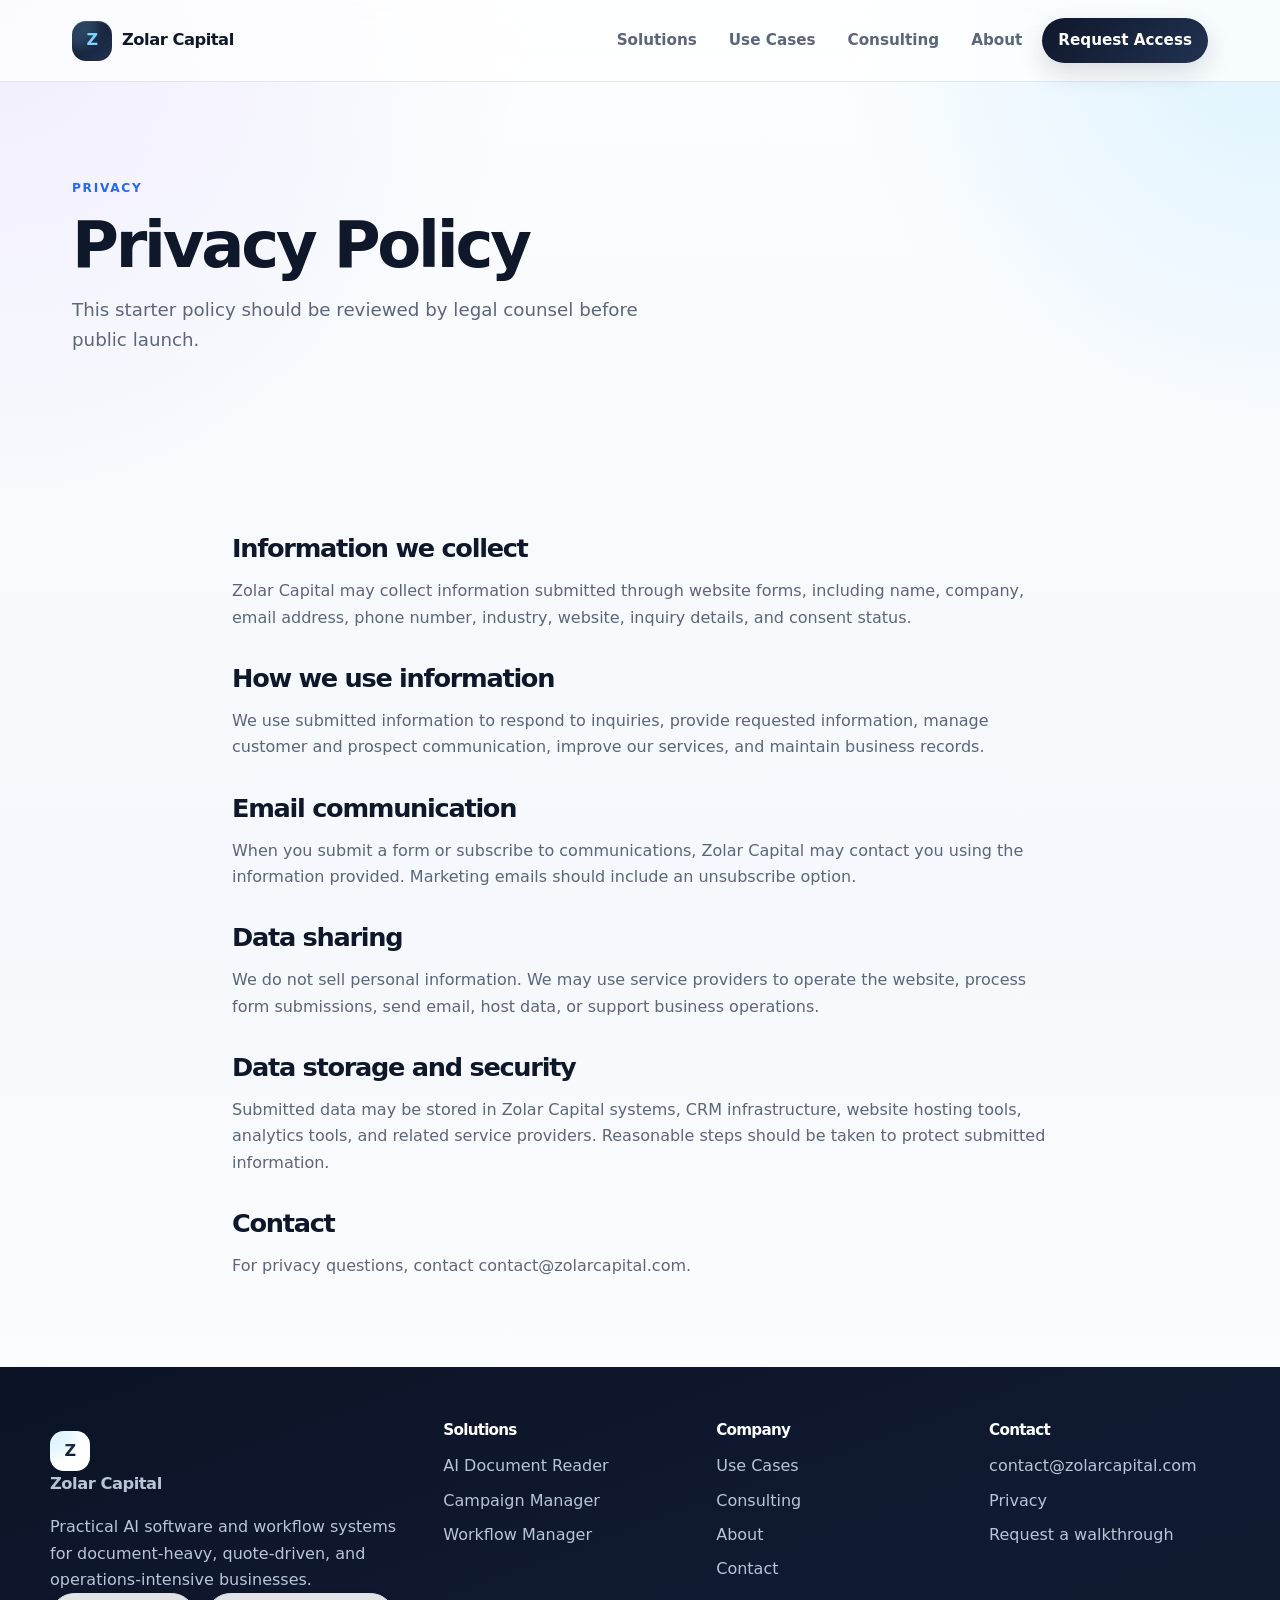
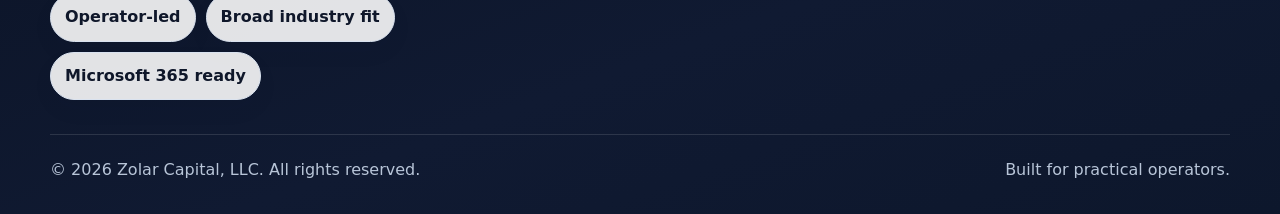
<file: privacy.html>
<!doctype html>
<html lang="en">
<head>
  <meta charset="utf-8">
  <meta name="viewport" content="width=device-width, initial-scale=1">
  <title>Privacy Policy | Zolar Capital</title>
  <meta name="description" content="Privacy policy for Zolar Capital.">
  <meta property="og:title" content="Privacy Policy | Zolar Capital">
  <meta property="og:description" content="Privacy policy for Zolar Capital.">
  <meta property="og:type" content="website">
  <meta property="og:url" content="https://zolarcapital.com/">
  <meta name="theme-color" content="#0f172a">
  <meta property="og:image" content="https://zolarcapital.com/assets/img/og-image.png">
  <meta name="twitter:card" content="summary_large_image">
  <meta name="twitter:image" content="https://zolarcapital.com/assets/img/og-image.png">
  <link rel="apple-touch-icon" href="assets/img/apple-touch-icon.png">
  <link rel="icon" href="assets/img/favicon.svg" type="image/svg+xml">
  <link rel="stylesheet" href="assets/css/styles.css">
</head>
<body>
  <a class="skip-link" href="#main">Skip to content</a>
  <header class="site-header">
  <nav class="nav" aria-label="Primary navigation">
    <a class="brand" href="index.html" aria-label="Zolar Capital home">
      <span class="brand-mark">Z</span>
      <span class="brand-text">Zolar Capital</span>
    </a>
    <button class="nav-toggle" aria-expanded="false" aria-controls="nav-menu">Menu</button>
    <div id="nav-menu" class="nav-links">
      <a href="solutions.html">Solutions</a>
      <a href="use-cases.html">Use Cases</a>
      <a href="consulting.html">Consulting</a>
      <a href="about.html">About</a>
      <a class="nav-cta" href="contact.html">Request Access</a>
    </div>
  </nav>
</header>
  <main id="main">
<section class="page-hero section hero-mini">
  <div class="reveal">
    <p class="eyebrow">Privacy</p>
    <h1>Privacy Policy</h1>
    <p>This starter policy should be reviewed by legal counsel before public launch.</p>
  </div>
</section>
<section class="section legal reveal">
  <h2>Information we collect</h2>
  <p>Zolar Capital may collect information submitted through website forms, including name, company, email address, phone number, industry, website, inquiry details, and consent status.</p>
  <h2>How we use information</h2>
  <p>We use submitted information to respond to inquiries, provide requested information, manage customer and prospect communication, improve our services, and maintain business records.</p>
  <h2>Email communication</h2>
  <p>When you submit a form or subscribe to communications, Zolar Capital may contact you using the information provided. Marketing emails should include an unsubscribe option.</p>
  <h2>Data sharing</h2>
  <p>We do not sell personal information. We may use service providers to operate the website, process form submissions, send email, host data, or support business operations.</p>
  <h2>Data storage and security</h2>
  <p>Submitted data may be stored in Zolar Capital systems, CRM infrastructure, website hosting tools, analytics tools, and related service providers. Reasonable steps should be taken to protect submitted information.</p>
  <h2>Contact</h2>
  <p>For privacy questions, contact <a href="mailto:contact@zolarcapital.com">contact@zolarcapital.com</a>.</p>
</section>
</main>
  <footer class="footer">
  <div class="footer-grid">
    <div>
      <a class="brand footer-brand" href="index.html" aria-label="Zolar Capital home">
        <span class="brand-mark">Z</span>
        <span class="brand-text">Zolar Capital</span>
      </a>
      <p>Practical AI software and workflow systems for document-heavy, quote-driven, and operations-intensive businesses.</p>
      <div class="footer-badges">
        <span>Operator-led</span>
        <span>Broad industry fit</span>
        <span>Microsoft 365 ready</span>
      </div>
    </div>
    <div>
      <h3>Solutions</h3>
      <a href="solutions.html#document-reader">AI Document Reader</a>
      <a href="solutions.html#campaign-manager">Campaign Manager</a>
      <a href="solutions.html#workflow-manager">Workflow Manager</a>
    </div>
    <div>
      <h3>Company</h3>
      <a href="use-cases.html">Use Cases</a>
      <a href="consulting.html">Consulting</a>
      <a href="about.html">About</a>
      <a href="contact.html">Contact</a>
    </div>
    <div>
      <h3>Contact</h3>
      <a href="mailto:contact@zolarcapital.com">contact@zolarcapital.com</a>
      <a href="privacy.html">Privacy</a>
      <a href="contact.html">Request a walkthrough</a>
    </div>
  </div>
  <div class="footer-bottom">
    <span>&copy; <span id="year"></span> Zolar Capital, LLC. All rights reserved.</span>
    <span>Built for practical operators.</span>
  </div>
</footer>
  <script src="assets/js/main.js"></script>
</body>
</html>
</file>
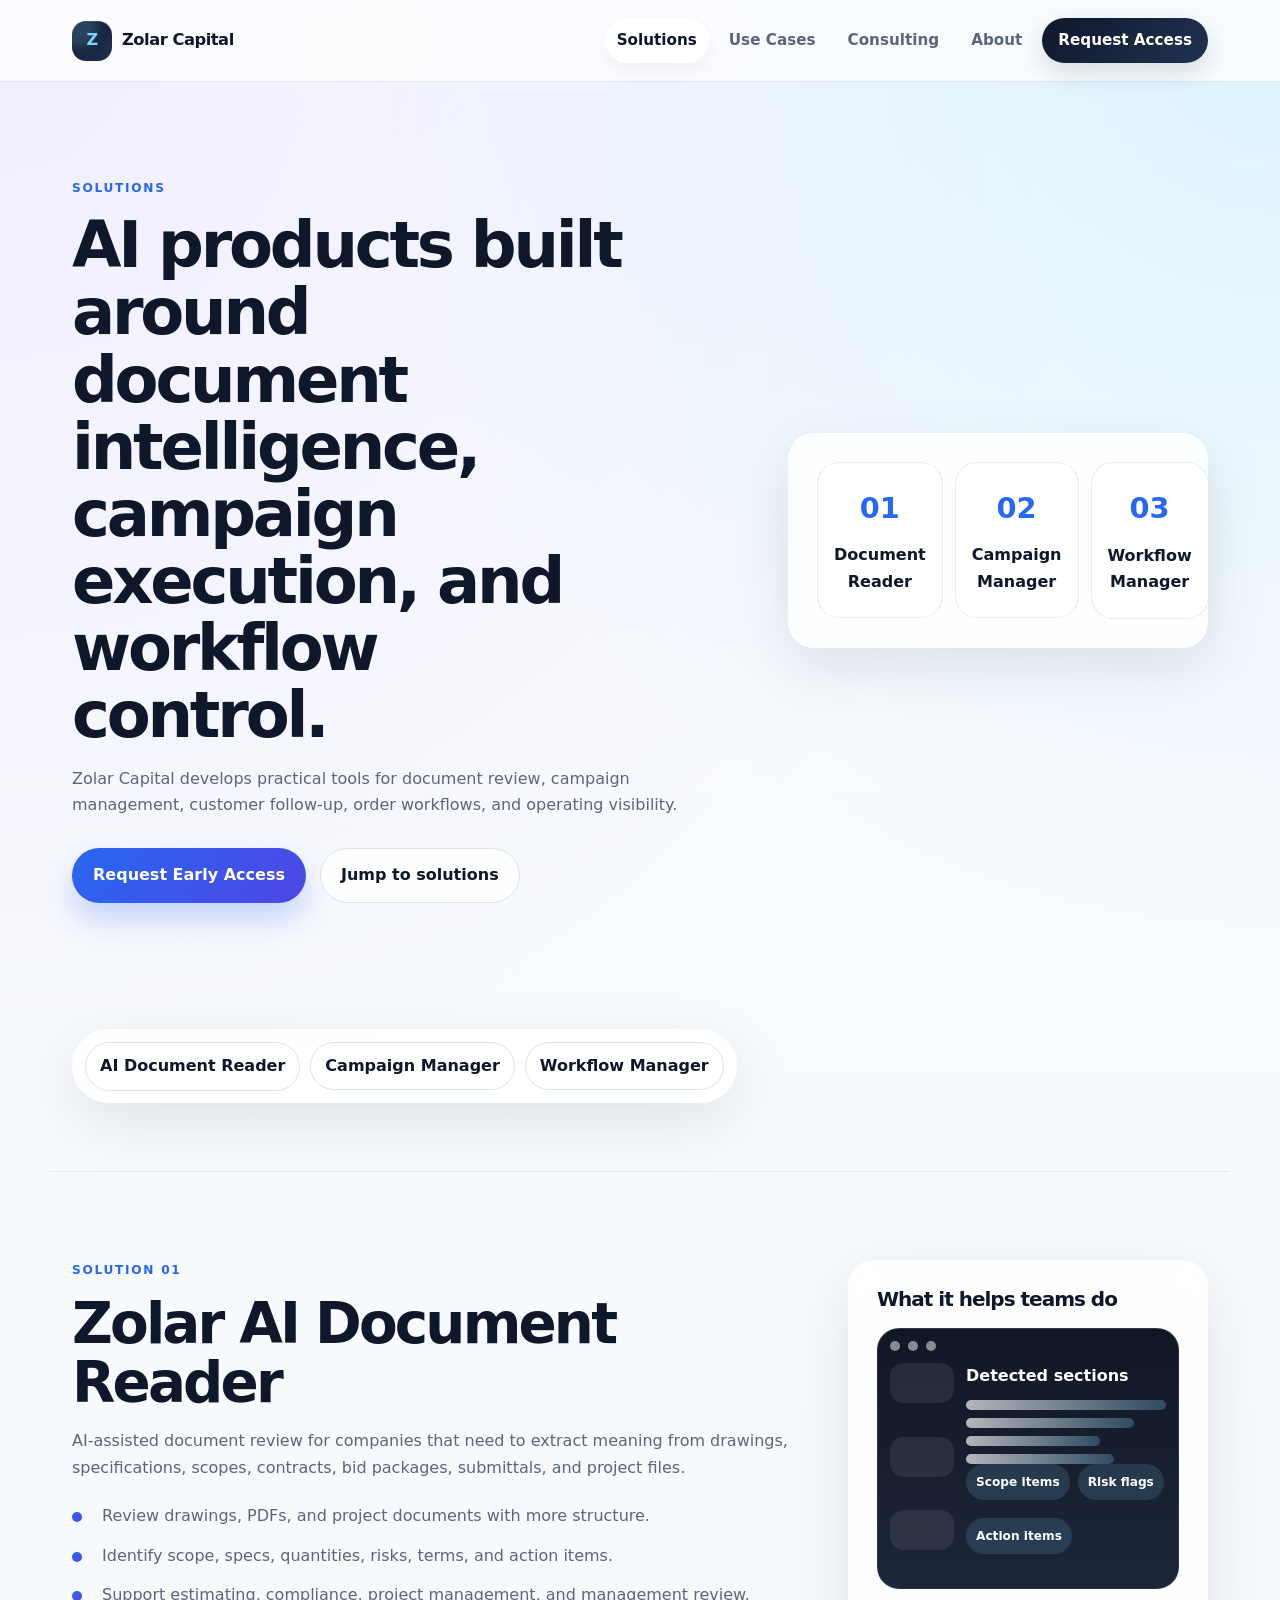
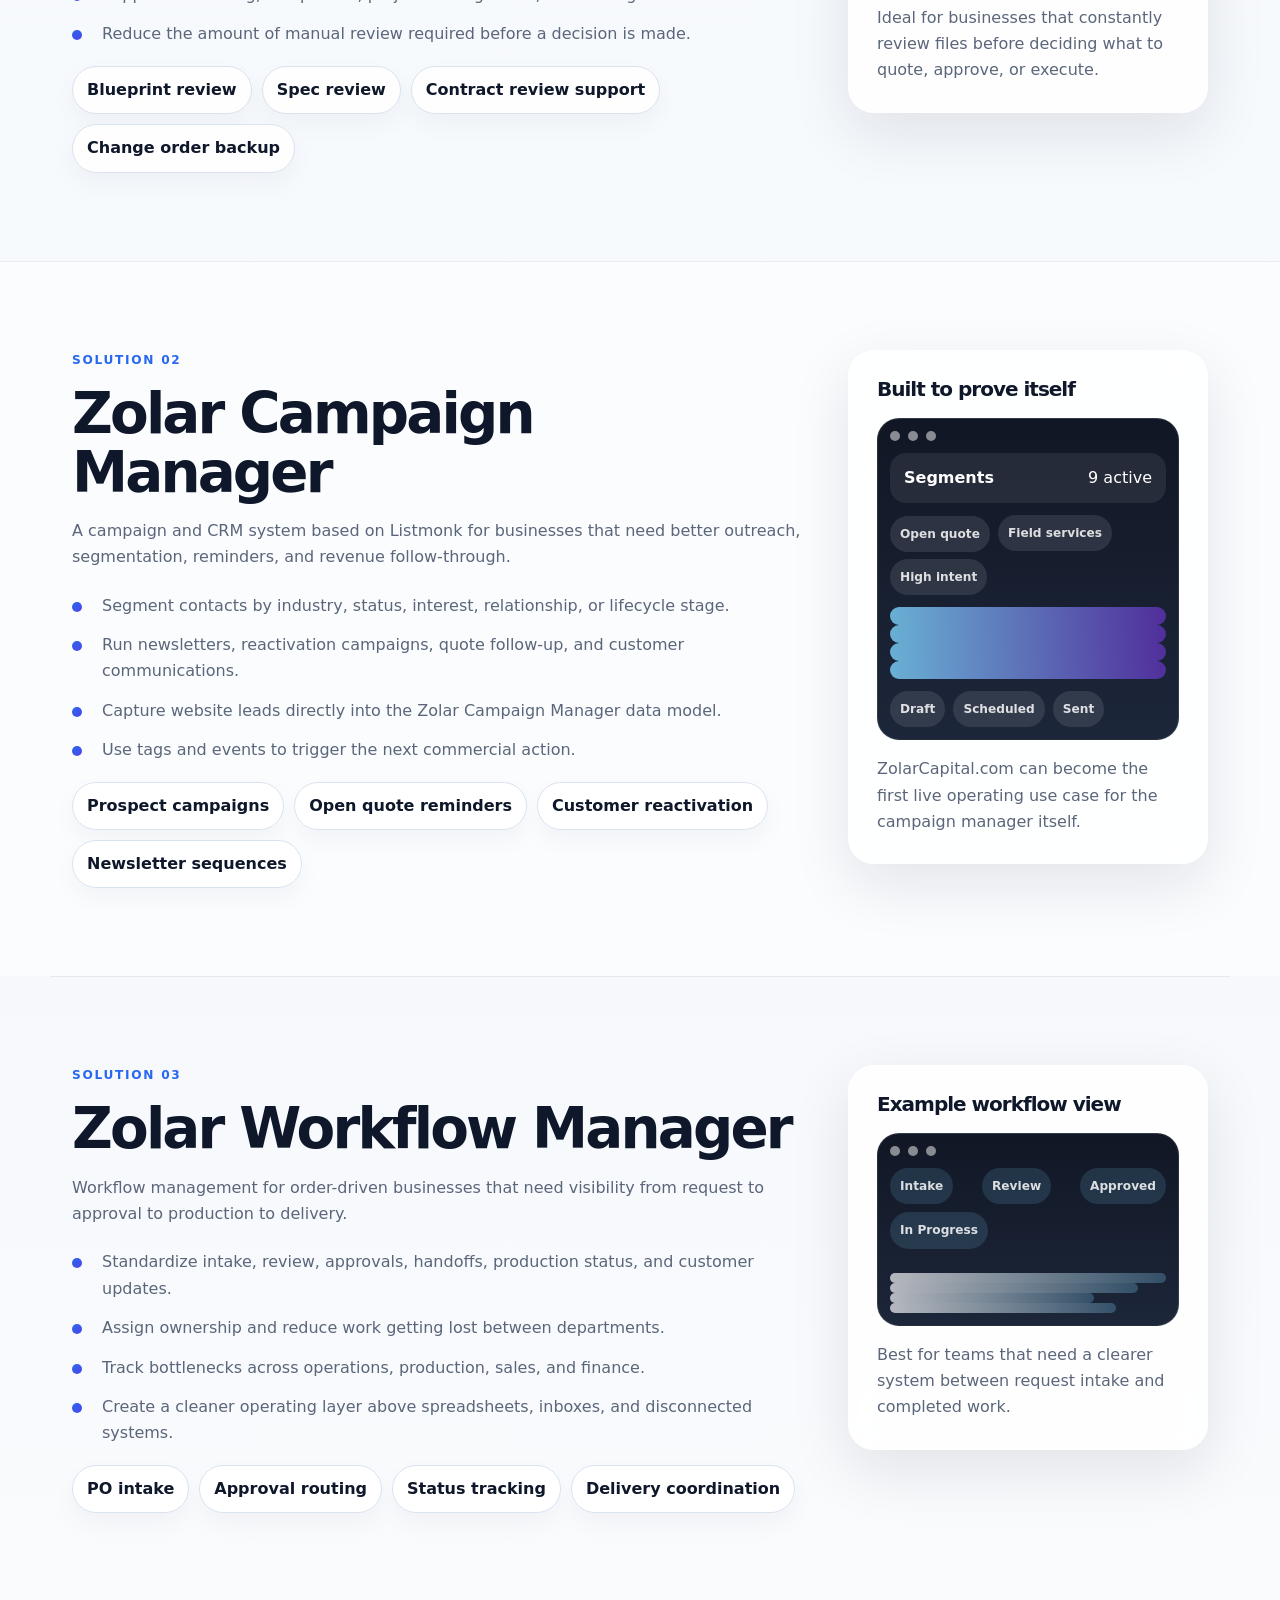
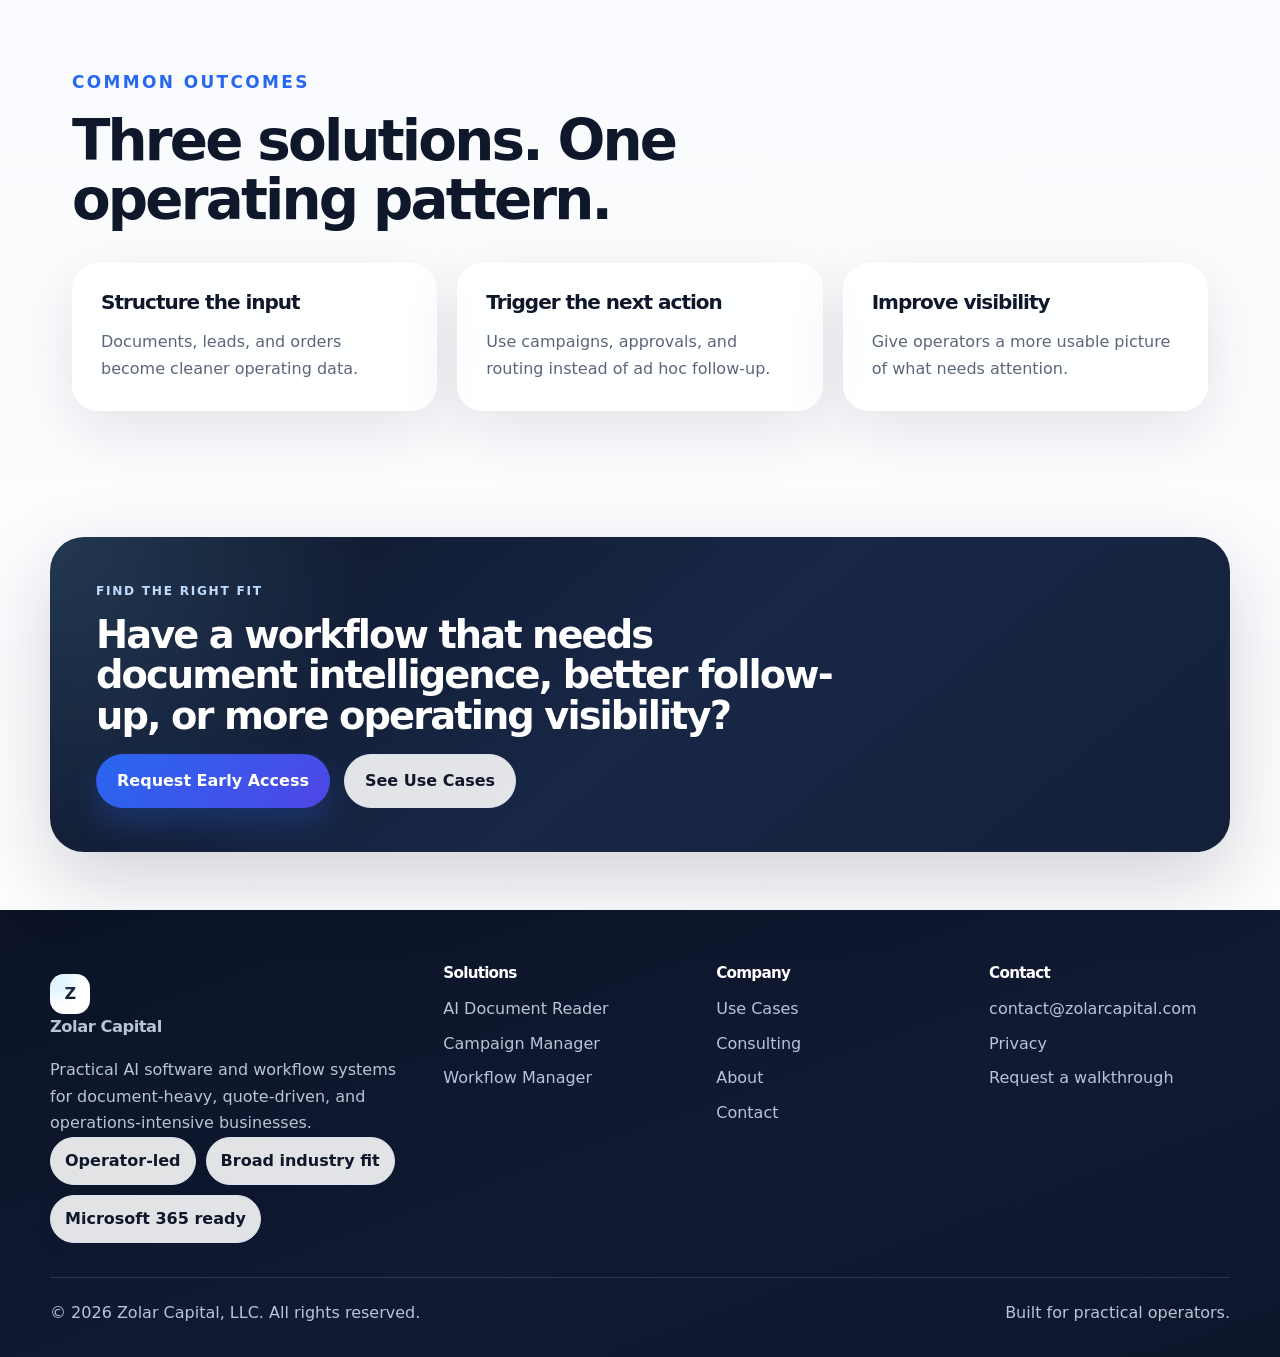
<file: solutions.html>
<!doctype html>
<html lang="en">
<head>
  <meta charset="utf-8">
  <meta name="viewport" content="width=device-width, initial-scale=1">
  <title>Solutions | Zolar Capital</title>
  <meta name="description" content="AI document reader, campaign manager, and workflow manager solutions from Zolar Capital.">
  <meta property="og:title" content="Solutions | Zolar Capital">
  <meta property="og:description" content="AI document reader, campaign manager, and workflow manager solutions from Zolar Capital.">
  <meta property="og:type" content="website">
  <meta property="og:url" content="https://zolarcapital.com/">
  <meta name="theme-color" content="#0f172a">
  <meta property="og:image" content="https://zolarcapital.com/assets/img/og-image.png">
  <meta name="twitter:card" content="summary_large_image">
  <meta name="twitter:image" content="https://zolarcapital.com/assets/img/og-image.png">
  <link rel="apple-touch-icon" href="assets/img/apple-touch-icon.png">
  <link rel="icon" href="assets/img/favicon.svg" type="image/svg+xml">
  <link rel="stylesheet" href="assets/css/styles.css">
</head>
<body>
  <a class="skip-link" href="#main">Skip to content</a>
  <header class="site-header">
  <nav class="nav" aria-label="Primary navigation">
    <a class="brand" href="index.html" aria-label="Zolar Capital home">
      <span class="brand-mark">Z</span>
      <span class="brand-text">Zolar Capital</span>
    </a>
    <button class="nav-toggle" aria-expanded="false" aria-controls="nav-menu">Menu</button>
    <div id="nav-menu" class="nav-links">
      <a href="solutions.html">Solutions</a>
      <a href="use-cases.html">Use Cases</a>
      <a href="consulting.html">Consulting</a>
      <a href="about.html">About</a>
      <a class="nav-cta" href="contact.html">Request Access</a>
    </div>
  </nav>
</header>
  <main id="main">
<section class="page-hero section hero-mini">
  <div class="reveal">
    <p class="eyebrow">Solutions</p>
    <h1>AI products built around document intelligence, campaign execution, and workflow control.</h1>
    <p>Zolar Capital develops practical tools for document review, campaign management, customer follow-up, order workflows, and operating visibility.</p>
    <div class="hero-actions">
      <a class="button primary" href="contact.html">Request Early Access</a>
      <a class="button secondary" href="#document-reader">Jump to solutions</a>
    </div>
  </div>
  <div class="page-visual reveal">
    <div class="product-overview-card">
      <div class="overview-col"><strong>01</strong><span>Document Reader</span></div>
      <div class="overview-col"><strong>02</strong><span>Campaign Manager</span></div>
      <div class="overview-col"><strong>03</strong><span>Workflow Manager</span></div>
    </div>
  </div>
</section>

<section class="section compact anchor-nav-wrap reveal">
  <div class="anchor-nav">
    <a href="#document-reader">AI Document Reader</a>
    <a href="#campaign-manager">Campaign Manager</a>
    <a href="#workflow-manager">Workflow Manager</a>
  </div>
</section>

<section id="document-reader" class="section product-block product-upgraded">
  <div class="reveal">
    <p class="eyebrow">Solution 01</p>
    <h2>Zolar AI Document Reader</h2>
    <p>AI-assisted document review for companies that need to extract meaning from drawings, specifications, scopes, contracts, bid packages, submittals, and project files.</p>
    <ul class="check-list">
      <li>Review drawings, PDFs, and project documents with more structure.</li>
      <li>Identify scope, specs, quantities, risks, terms, and action items.</li>
      <li>Support estimating, compliance, project management, and management review.</li>
      <li>Reduce the amount of manual review required before a decision is made.</li>
    </ul>
    <div class="pill-list left-align"><span>Blueprint review</span><span>Spec review</span><span>Contract review support</span><span>Change order backup</span></div>
  </div>
  <aside class="feature-box reveal">
    <h3>What it helps teams do</h3>
    <div class="mock-window tall-mock">
      <div class="mock-header"><span></span><span></span><span></span></div>
      <div class="doc-surface">
        <div class="doc-sidebar"><span></span><span></span><span></span></div>
        <div class="doc-main">
          <b>Detected sections</b>
          <div class="mock-lines"><span></span><span></span><span></span><span></span></div>
          <div class="extract-list"><b>Scope items</b><b>Risk flags</b><b>Action items</b></div>
        </div>
      </div>
    </div>
    <p>Ideal for businesses that constantly review files before deciding what to quote, approve, or execute.</p>
  </aside>
</section>

<section id="campaign-manager" class="section product-block alt product-upgraded">
  <div class="reveal">
    <p class="eyebrow">Solution 02</p>
    <h2>Zolar Campaign Manager</h2>
    <p>A campaign and CRM system based on Listmonk for businesses that need better outreach, segmentation, reminders, and revenue follow-through.</p>
    <ul class="check-list">
      <li>Segment contacts by industry, status, interest, relationship, or lifecycle stage.</li>
      <li>Run newsletters, reactivation campaigns, quote follow-up, and customer communications.</li>
      <li>Capture website leads directly into the Zolar Campaign Manager data model.</li>
      <li>Use tags and events to trigger the next commercial action.</li>
    </ul>
    <div class="pill-list left-align"><span>Prospect campaigns</span><span>Open quote reminders</span><span>Customer reactivation</span><span>Newsletter sequences</span></div>
  </div>
  <aside class="feature-box reveal">
    <h3>Built to prove itself</h3>
    <div class="mock-window tall-mock">
      <div class="mock-header"><span></span><span></span><span></span></div>
      <div class="campaign-board">
        <div class="campaign-metric"><strong>Segments</strong><span>9 active</span></div>
        <div class="tag-row"><em>Open quote</em><em>Field services</em><em>High intent</em></div>
        <div class="timeline-bars"><span></span><span></span><span></span><span></span></div>
        <div class="kanban-row"><span>Draft</span><span>Scheduled</span><span>Sent</span></div>
      </div>
    </div>
    <p>ZolarCapital.com can become the first live operating use case for the campaign manager itself.</p>
  </aside>
</section>

<section id="workflow-manager" class="section product-block product-upgraded">
  <div class="reveal">
    <p class="eyebrow">Solution 03</p>
    <h2>Zolar Workflow Manager</h2>
    <p>Workflow management for order-driven businesses that need visibility from request to approval to production to delivery.</p>
    <ul class="check-list">
      <li>Standardize intake, review, approvals, handoffs, production status, and customer updates.</li>
      <li>Assign ownership and reduce work getting lost between departments.</li>
      <li>Track bottlenecks across operations, production, sales, and finance.</li>
      <li>Create a cleaner operating layer above spreadsheets, inboxes, and disconnected systems.</li>
    </ul>
    <div class="pill-list left-align"><span>PO intake</span><span>Approval routing</span><span>Status tracking</span><span>Delivery coordination</span></div>
  </div>
  <aside class="feature-box reveal">
    <h3>Example workflow view</h3>
    <div class="mock-window tall-mock">
      <div class="mock-header"><span></span><span></span><span></span></div>
      <div class="workflow-board">
        <div class="kanban-mini wide"><i>Intake</i><i>Review</i><i>Approved</i><i>In Progress</i></div>
        <div class="workflow-list"><span></span><span></span><span></span><span></span></div>
      </div>
    </div>
    <p>Best for teams that need a clearer system between request intake and completed work.</p>
  </aside>
</section>

<section class="section compact">
  <div class="section-heading reveal">
    <p class="eyebrow">Common outcomes</p>
    <h2>Three solutions. One operating pattern.</h2>
  </div>
  <div class="proof-grid">
    <article class="proof-card reveal"><h3>Structure the input</h3><p>Documents, leads, and orders become cleaner operating data.</p></article>
    <article class="proof-card reveal"><h3>Trigger the next action</h3><p>Use campaigns, approvals, and routing instead of ad hoc follow-up.</p></article>
    <article class="proof-card reveal"><h3>Improve visibility</h3><p>Give operators a more usable picture of what needs attention.</p></article>
  </div>
</section>

<section class="cta section reveal">
  <div>
    <p class="eyebrow">Find the right fit</p>
    <h2>Have a workflow that needs document intelligence, better follow-up, or more operating visibility?</h2>
  </div>
  <div class="cta-actions">
    <a class="button primary" href="contact.html">Request Early Access</a>
    <a class="button secondary button-dark" href="use-cases.html">See Use Cases</a>
  </div>
</section>
</main>
  <footer class="footer">
  <div class="footer-grid">
    <div>
      <a class="brand footer-brand" href="index.html" aria-label="Zolar Capital home">
        <span class="brand-mark">Z</span>
        <span class="brand-text">Zolar Capital</span>
      </a>
      <p>Practical AI software and workflow systems for document-heavy, quote-driven, and operations-intensive businesses.</p>
      <div class="footer-badges">
        <span>Operator-led</span>
        <span>Broad industry fit</span>
        <span>Microsoft 365 ready</span>
      </div>
    </div>
    <div>
      <h3>Solutions</h3>
      <a href="solutions.html#document-reader">AI Document Reader</a>
      <a href="solutions.html#campaign-manager">Campaign Manager</a>
      <a href="solutions.html#workflow-manager">Workflow Manager</a>
    </div>
    <div>
      <h3>Company</h3>
      <a href="use-cases.html">Use Cases</a>
      <a href="consulting.html">Consulting</a>
      <a href="about.html">About</a>
      <a href="contact.html">Contact</a>
    </div>
    <div>
      <h3>Contact</h3>
      <a href="mailto:contact@zolarcapital.com">contact@zolarcapital.com</a>
      <a href="privacy.html">Privacy</a>
      <a href="contact.html">Request a walkthrough</a>
    </div>
  </div>
  <div class="footer-bottom">
    <span>&copy; <span id="year"></span> Zolar Capital, LLC. All rights reserved.</span>
    <span>Built for practical operators.</span>
  </div>
</footer>
  <script src="assets/js/main.js"></script>
</body>
</html>
</file>
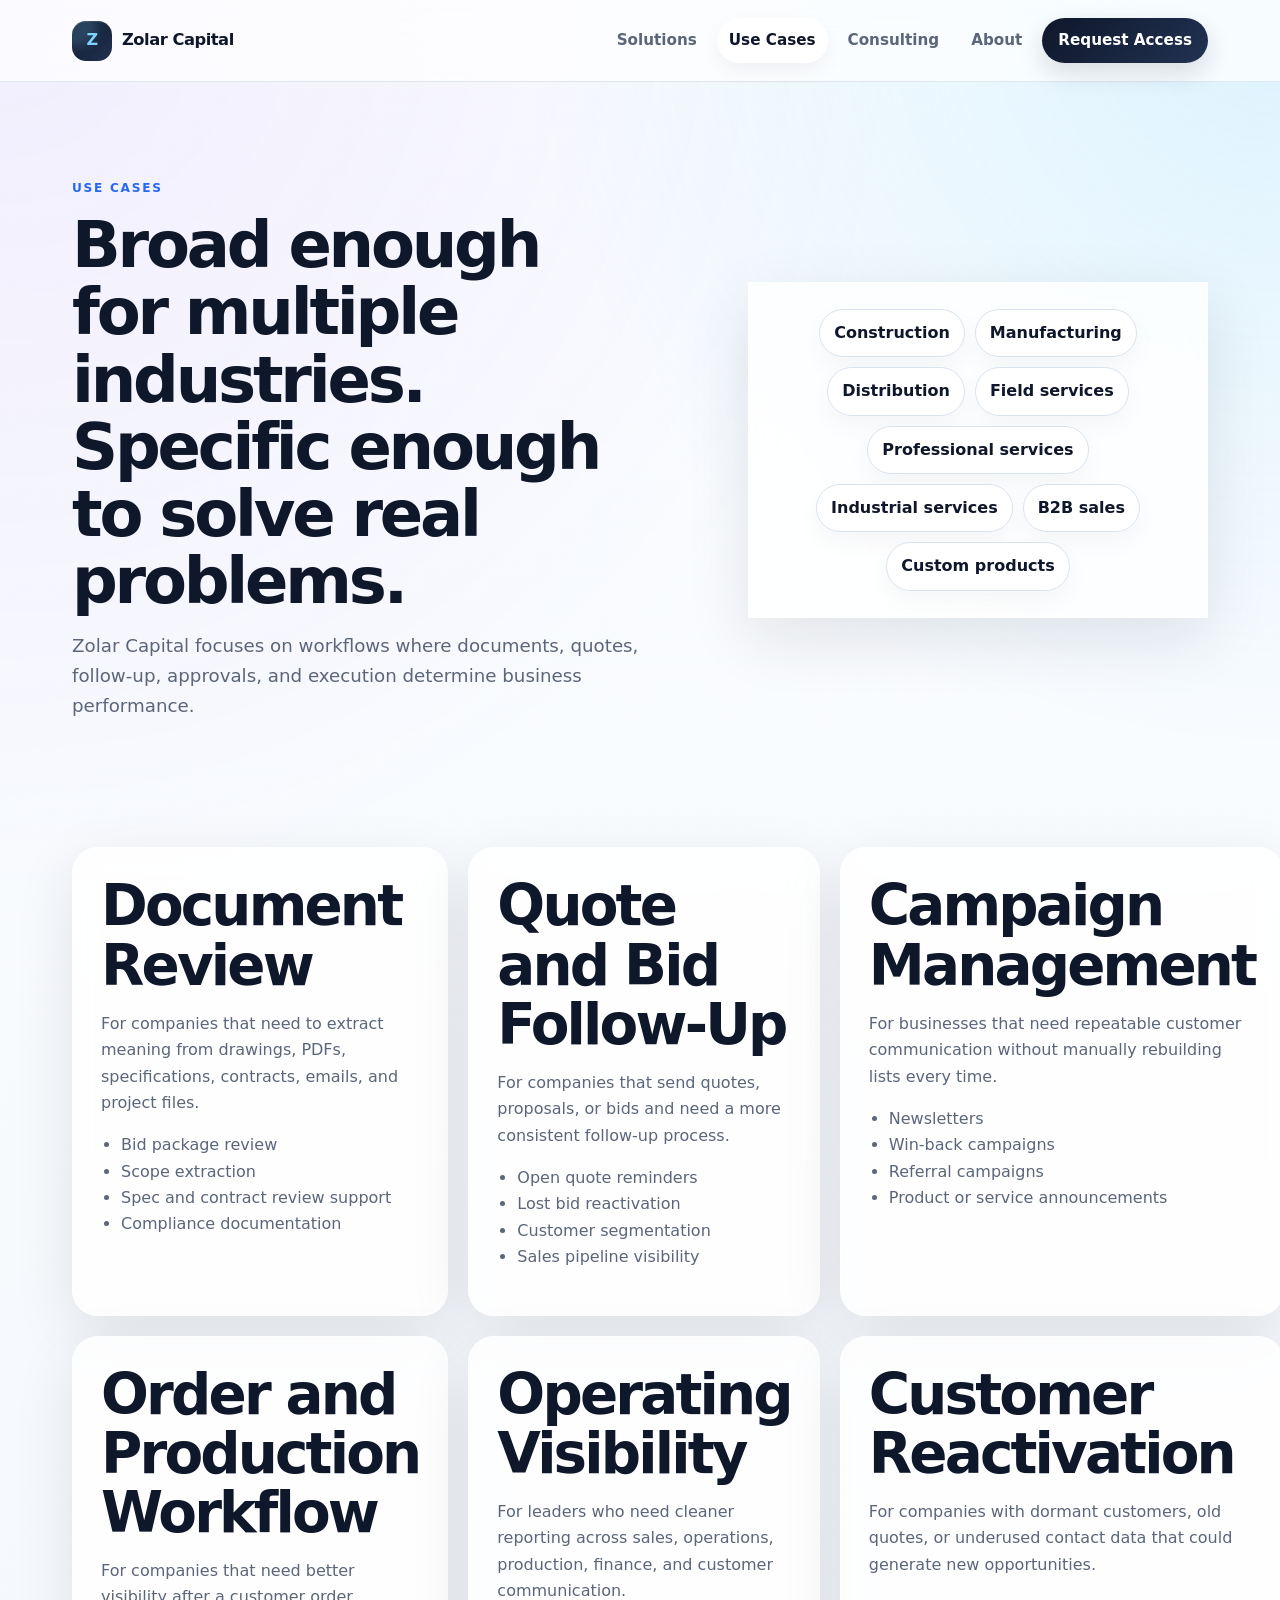
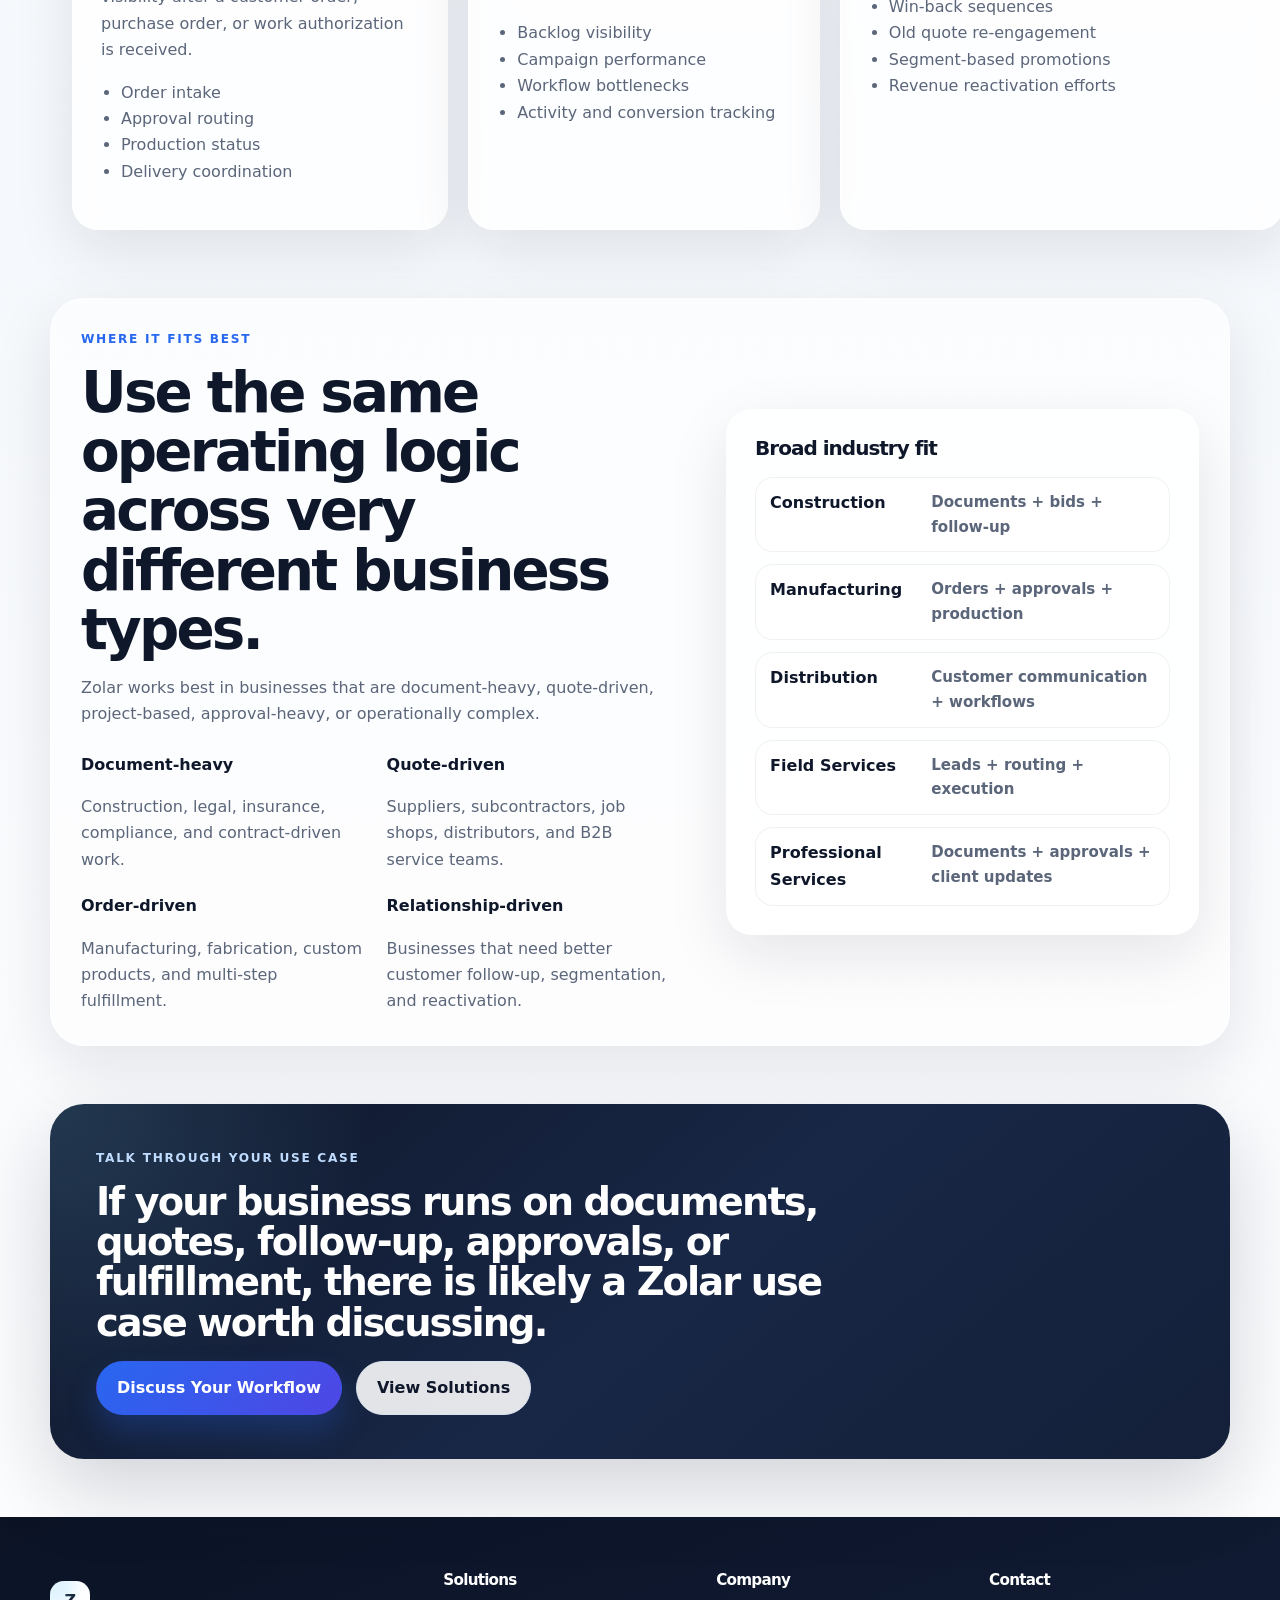
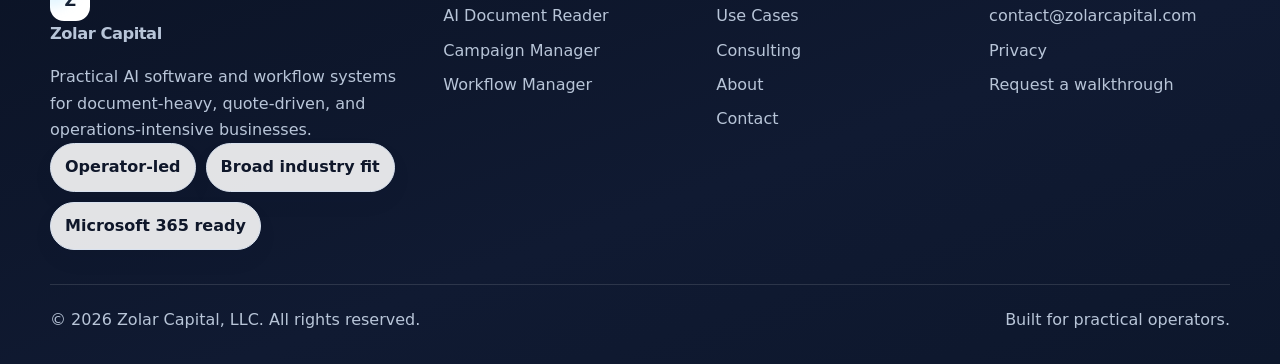
<file: use-cases.html>
<!doctype html>
<html lang="en">
<head>
  <meta charset="utf-8">
  <meta name="viewport" content="width=device-width, initial-scale=1">
  <title>Use Cases | Zolar Capital</title>
  <meta name="description" content="Use cases for document review, quote follow-up, campaign management, order workflow, and operating visibility.">
  <meta property="og:title" content="Use Cases | Zolar Capital">
  <meta property="og:description" content="Use cases for document review, quote follow-up, campaign management, order workflow, and operating visibility.">
  <meta property="og:type" content="website">
  <meta property="og:url" content="https://zolarcapital.com/">
  <meta name="theme-color" content="#0f172a">
  <meta property="og:image" content="https://zolarcapital.com/assets/img/og-image.png">
  <meta name="twitter:card" content="summary_large_image">
  <meta name="twitter:image" content="https://zolarcapital.com/assets/img/og-image.png">
  <link rel="apple-touch-icon" href="assets/img/apple-touch-icon.png">
  <link rel="icon" href="assets/img/favicon.svg" type="image/svg+xml">
  <link rel="stylesheet" href="assets/css/styles.css">
</head>
<body>
  <a class="skip-link" href="#main">Skip to content</a>
  <header class="site-header">
  <nav class="nav" aria-label="Primary navigation">
    <a class="brand" href="index.html" aria-label="Zolar Capital home">
      <span class="brand-mark">Z</span>
      <span class="brand-text">Zolar Capital</span>
    </a>
    <button class="nav-toggle" aria-expanded="false" aria-controls="nav-menu">Menu</button>
    <div id="nav-menu" class="nav-links">
      <a href="solutions.html">Solutions</a>
      <a href="use-cases.html">Use Cases</a>
      <a href="consulting.html">Consulting</a>
      <a href="about.html">About</a>
      <a class="nav-cta" href="contact.html">Request Access</a>
    </div>
  </nav>
</header>
  <main id="main">
<section class="page-hero section hero-mini">
  <div class="reveal">
    <p class="eyebrow">Use Cases</p>
    <h1>Broad enough for multiple industries. Specific enough to solve real problems.</h1>
    <p>Zolar Capital focuses on workflows where documents, quotes, follow-up, approvals, and execution determine business performance.</p>
  </div>
  <div class="page-visual reveal">
    <div class="industry-cloud">
      <span>Construction</span><span>Manufacturing</span><span>Distribution</span><span>Field services</span><span>Professional services</span><span>Industrial services</span><span>B2B sales</span><span>Custom products</span>
    </div>
  </div>
</section>

<section class="section compact">
  <div class="use-case-grid">
    <article class="use-case-card reveal">
      <h2>Document Review</h2>
      <p>For companies that need to extract meaning from drawings, PDFs, specifications, contracts, emails, and project files.</p>
      <ul>
        <li>Bid package review</li>
        <li>Scope extraction</li>
        <li>Spec and contract review support</li>
        <li>Compliance documentation</li>
      </ul>
    </article>
    <article class="use-case-card reveal">
      <h2>Quote and Bid Follow-Up</h2>
      <p>For companies that send quotes, proposals, or bids and need a more consistent follow-up process.</p>
      <ul>
        <li>Open quote reminders</li>
        <li>Lost bid reactivation</li>
        <li>Customer segmentation</li>
        <li>Sales pipeline visibility</li>
      </ul>
    </article>
    <article class="use-case-card reveal">
      <h2>Campaign Management</h2>
      <p>For businesses that need repeatable customer communication without manually rebuilding lists every time.</p>
      <ul>
        <li>Newsletters</li>
        <li>Win-back campaigns</li>
        <li>Referral campaigns</li>
        <li>Product or service announcements</li>
      </ul>
    </article>
    <article class="use-case-card reveal">
      <h2>Order and Production Workflow</h2>
      <p>For companies that need better visibility after a customer order, purchase order, or work authorization is received.</p>
      <ul>
        <li>Order intake</li>
        <li>Approval routing</li>
        <li>Production status</li>
        <li>Delivery coordination</li>
      </ul>
    </article>
    <article class="use-case-card reveal">
      <h2>Operating Visibility</h2>
      <p>For leaders who need cleaner reporting across sales, operations, production, finance, and customer communication.</p>
      <ul>
        <li>Backlog visibility</li>
        <li>Campaign performance</li>
        <li>Workflow bottlenecks</li>
        <li>Activity and conversion tracking</li>
      </ul>
    </article>
    <article class="use-case-card reveal">
      <h2>Customer Reactivation</h2>
      <p>For companies with dormant customers, old quotes, or underused contact data that could generate new opportunities.</p>
      <ul>
        <li>Win-back sequences</li>
        <li>Old quote re-engagement</li>
        <li>Segment-based promotions</li>
        <li>Revenue reactivation efforts</li>
      </ul>
    </article>
  </div>
</section>

<section class="section split split-elevated">
  <div class="reveal">
    <p class="eyebrow">Where it fits best</p>
    <h2>Use the same operating logic across very different business types.</h2>
    <p>Zolar works best in businesses that are document-heavy, quote-driven, project-based, approval-heavy, or operationally complex.</p>
    <div class="fit-grid">
      <div><strong>Document-heavy</strong><p>Construction, legal, insurance, compliance, and contract-driven work.</p></div>
      <div><strong>Quote-driven</strong><p>Suppliers, subcontractors, job shops, distributors, and B2B service teams.</p></div>
      <div><strong>Order-driven</strong><p>Manufacturing, fabrication, custom products, and multi-step fulfillment.</p></div>
      <div><strong>Relationship-driven</strong><p>Businesses that need better customer follow-up, segmentation, and reactivation.</p></div>
    </div>
  </div>
  <div class="matrix-card reveal">
    <h3>Broad industry fit</h3>
    <div class="matrix-list">
      <div><span>Construction</span><b>Documents + bids + follow-up</b></div>
      <div><span>Manufacturing</span><b>Orders + approvals + production</b></div>
      <div><span>Distribution</span><b>Customer communication + workflows</b></div>
      <div><span>Field Services</span><b>Leads + routing + execution</b></div>
      <div><span>Professional Services</span><b>Documents + approvals + client updates</b></div>
    </div>
  </div>
</section>

<section class="cta section reveal">
  <div>
    <p class="eyebrow">Talk through your use case</p>
    <h2>If your business runs on documents, quotes, follow-up, approvals, or fulfillment, there is likely a Zolar use case worth discussing.</h2>
  </div>
  <div class="cta-actions">
    <a class="button primary" href="contact.html">Discuss Your Workflow</a>
    <a class="button secondary button-dark" href="solutions.html">View Solutions</a>
  </div>
</section>
</main>
  <footer class="footer">
  <div class="footer-grid">
    <div>
      <a class="brand footer-brand" href="index.html" aria-label="Zolar Capital home">
        <span class="brand-mark">Z</span>
        <span class="brand-text">Zolar Capital</span>
      </a>
      <p>Practical AI software and workflow systems for document-heavy, quote-driven, and operations-intensive businesses.</p>
      <div class="footer-badges">
        <span>Operator-led</span>
        <span>Broad industry fit</span>
        <span>Microsoft 365 ready</span>
      </div>
    </div>
    <div>
      <h3>Solutions</h3>
      <a href="solutions.html#document-reader">AI Document Reader</a>
      <a href="solutions.html#campaign-manager">Campaign Manager</a>
      <a href="solutions.html#workflow-manager">Workflow Manager</a>
    </div>
    <div>
      <h3>Company</h3>
      <a href="use-cases.html">Use Cases</a>
      <a href="consulting.html">Consulting</a>
      <a href="about.html">About</a>
      <a href="contact.html">Contact</a>
    </div>
    <div>
      <h3>Contact</h3>
      <a href="mailto:contact@zolarcapital.com">contact@zolarcapital.com</a>
      <a href="privacy.html">Privacy</a>
      <a href="contact.html">Request a walkthrough</a>
    </div>
  </div>
  <div class="footer-bottom">
    <span>&copy; <span id="year"></span> Zolar Capital, LLC. All rights reserved.</span>
    <span>Built for practical operators.</span>
  </div>
</footer>
  <script src="assets/js/main.js"></script>
</body>
</html>
</file>
<file: assets/css/styles.css>
:root {
  --bg: #f5f8fc;
  --bg-2: #eef4ff;
  --ink: #0f172a;
  --muted: #5b667a;
  --line: #d9e2ef;
  --line-2: rgba(15, 23, 42, 0.08);
  --panel: rgba(255, 255, 255, 0.82);
  --panel-solid: #ffffff;
  --panel-dark: #0f172a;
  --panel-navy: #101a32;
  --accent: #2867f0;
  --accent-2: #7dd3fc;
  --accent-3: #7c3aed;
  --success: #0f766e;
  --radius: 26px;
  --radius-sm: 18px;
  --shadow: 0 20px 60px rgba(15, 23, 42, 0.10);
  --shadow-lg: 0 30px 80px rgba(15, 23, 42, 0.18);
  --max: 1180px;
}

* { box-sizing: border-box; }
html { scroll-behavior: smooth; }
body {
  margin: 0;
  min-width: 320px;
  font-family: Inter, ui-sans-serif, system-ui, -apple-system, BlinkMacSystemFont, "Segoe UI", Arial, sans-serif;
  color: var(--ink);
  background:
    radial-gradient(circle at top right, rgba(125,211,252,0.24), transparent 20%),
    radial-gradient(circle at top left, rgba(124,58,237,0.08), transparent 24%),
    linear-gradient(180deg, #fbfdff 0%, var(--bg) 50%, #ffffff 100%);
  line-height: 1.65;
}
img { max-width: 100%; }
a { color: inherit; text-decoration: none; }
a:hover { color: var(--accent); }

.skip-link {
  position: absolute;
  left: -999px;
  top: 12px;
  background: var(--ink);
  color: #fff;
  padding: 10px 14px;
  border-radius: 12px;
  z-index: 999;
}
.skip-link:focus { left: 12px; }

.site-header {
  position: sticky;
  top: 0;
  z-index: 60;
  background: rgba(255,255,255,0.72);
  backdrop-filter: blur(18px);
  border-bottom: 1px solid rgba(217,226,239,0.8);
}

.nav {
  max-width: var(--max);
  margin: 0 auto;
  padding: 18px 22px;
  display: flex;
  align-items: center;
  justify-content: space-between;
  gap: 20px;
}
.brand {
  display: inline-flex;
  align-items: center;
  gap: 10px;
  font-weight: 800;
  letter-spacing: -0.03em;
}
.brand-mark {
  display: grid;
  place-items: center;
  width: 40px;
  height: 40px;
  border-radius: 14px;
  background: linear-gradient(135deg, var(--ink), #213252);
  color: #fff;
  font-weight: 900;
  box-shadow: inset 0 1px 0 rgba(255,255,255,0.12);
}
.brand-text { font-size: 1.02rem; }

.nav-links { display: flex; align-items: center; gap: 8px; }
.nav-links a {
  padding: 10px 12px;
  border-radius: 999px;
  color: var(--muted);
  font-weight: 650;
  font-size: 0.95rem;
  transition: 0.18s ease;
}
.nav-links a:hover, .nav-links a.active {
  background: rgba(255,255,255,0.85);
  color: var(--ink);
  box-shadow: 0 8px 20px rgba(15,23,42,0.05);
}
.nav-links .nav-cta {
  background: var(--ink);
  color: #fff;
  padding-left: 16px;
  padding-right: 16px;
}
.nav-links .nav-cta:hover, .nav-links .nav-cta.active {
  background: var(--accent);
  color: #fff;
}
.nav-toggle {
  display: none;
  border: 1px solid var(--line);
  background: rgba(255,255,255,0.85);
  border-radius: 999px;
  padding: 9px 14px;
  font-weight: 700;
}

.section {
  max-width: var(--max);
  margin: 0 auto;
  padding: 88px 22px;
}
.section.compact { padding-top: 68px; padding-bottom: 68px; }

.eyebrow {
  margin: 0 0 14px;
  color: var(--accent);
  text-transform: uppercase;
  letter-spacing: 0.14em;
  font-size: 0.76rem;
  font-weight: 850;
}
.eyebrow-chip, .status-pill, .proof-kicker {
  display: inline-flex;
  align-items: center;
  gap: 8px;
  width: fit-content;
  border-radius: 999px;
  border: 1px solid rgba(40,103,240,0.12);
  background: rgba(40,103,240,0.08);
  color: var(--accent);
  padding: 7px 11px;
  font-size: 0.74rem;
  font-weight: 800;
}
.status-pill {
  background: rgba(125,211,252,0.12);
  color: #dbeafe;
  border-color: rgba(125,211,252,0.18);
}
.proof-kicker {
  background: rgba(15,23,42,0.04);
  color: var(--muted);
  border-color: rgba(15,23,42,0.06);
}

h1, h2, h3 { line-height: 1.05; letter-spacing: -0.05em; margin: 0; }
h1 { font-size: clamp(2.95rem, 7vw, 5.7rem); }
h2 { font-size: clamp(2rem, 4.4vw, 3.6rem); }
h3 { font-size: 1.25rem; }
p { color: var(--muted); margin: 16px 0 0; }
.hero-lede { font-size: 1.18rem; max-width: 720px; }

.hero {
  display: grid;
  grid-template-columns: minmax(0, 1.08fr) minmax(350px, 0.92fr);
  align-items: center;
  gap: 56px;
  min-height: 710px;
  position: relative;
}
.hero-content { position: relative; z-index: 1; }
.hero-content h1 { max-width: 12ch; }
.hero-actions, .cta-actions { display: flex; align-items: center; gap: 14px; flex-wrap: wrap; }
.hero-actions { margin-top: 30px; }
.hero-chips {
  display: flex;
  flex-wrap: wrap;
  gap: 10px;
  margin-top: 24px;
}
.hero-chips span, .pill-list span, .use-case-strip span, .footer-badges span, .industry-cloud span {
  display: inline-flex;
  align-items: center;
  border-radius: 999px;
  border: 1px solid var(--line);
  background: rgba(255,255,255,0.88);
  padding: 10px 14px;
  color: var(--ink);
  font-weight: 720;
  box-shadow: 0 10px 25px rgba(15,23,42,0.04);
}

.button {
  display: inline-flex;
  align-items: center;
  justify-content: center;
  min-height: 48px;
  border-radius: 999px;
  padding: 13px 20px;
  font-weight: 800;
  border: 1px solid transparent;
  transition: transform 0.18s ease, background 0.18s ease, color 0.18s ease, border-color 0.18s ease;
}
.button:hover { transform: translateY(-1px); }
.button.primary {
  background: linear-gradient(135deg, var(--accent), #4f46e5);
  color: #fff;
  box-shadow: 0 16px 30px rgba(40,103,240,0.25);
}
.button.primary:hover { color: #fff; }
.button.secondary {
  background: rgba(255,255,255,0.88);
  color: var(--ink);
  border-color: var(--line);
}
.button.secondary:hover { background: #fff; color: var(--ink); }
.button-dark {
  background: rgba(255,255,255,0.12);
  color: #fff;
  border-color: rgba(255,255,255,0.16);
}
.button-dark:hover { color: #fff; background: rgba(255,255,255,0.18); }

.hero-panel, .feature-box, .card, .proof-card, .use-case-card, .contact-card, .lead-form,
.quote-box, .process-card, .industries-panel, .matrix-card, .brand-story-card, .product-overview-card,
.proof-strip, .anchor-nav, .industry-cloud {
  position: relative;
  background: var(--panel);
  border: 1px solid rgba(255,255,255,0.65);
  box-shadow: var(--shadow);
  backdrop-filter: blur(12px);
}
.hero-panel {
  padding: 22px;
  border-radius: 34px;
  min-height: 560px;
  overflow: hidden;
  background:
    linear-gradient(160deg, rgba(15,23,42,0.95), rgba(16,26,50,0.94) 54%, rgba(17,24,39,0.96));
  color: #fff;
  box-shadow: var(--shadow-lg);
}
.panel-glow {
  position: absolute;
  inset: auto -80px -120px auto;
  width: 260px;
  height: 260px;
  border-radius: 50%;
  background: radial-gradient(circle, rgba(125,211,252,0.34), transparent 60%);
  filter: blur(18px);
}
.preview-header {
  display: flex;
  justify-content: space-between;
  gap: 16px;
  align-items: flex-start;
}
.preview-header strong { font-size: 1.15rem; display: block; margin-top: 6px; }
.mini-label { color: rgba(255,255,255,0.68); text-transform: uppercase; letter-spacing: 0.12em; font-size: 0.7rem; margin: 0; }

.pipeline-visual {
  margin-top: 22px;
  display: grid;
  grid-template-columns: minmax(180px, 0.48fr) 32px minmax(0, 1fr);
  gap: 16px;
  align-items: stretch;
}
.lane-card, .mini-card, .mock-window {
  border-radius: 24px;
  border: 1px solid rgba(255,255,255,0.1);
  background: rgba(255,255,255,0.06);
}
.lane-card { padding: 18px; }
.lane-top { display: flex; gap: 10px; align-items: center; }
.lane-dot {
  width: 10px; height: 10px; border-radius: 50%; background: linear-gradient(135deg, #7dd3fc, #4f46e5);
  box-shadow: 0 0 14px rgba(125,211,252,0.8);
}
.lane-card ul { list-style: none; padding: 12px 0 0; margin: 0; display: grid; gap: 10px; }
.lane-card li {
  padding: 12px 13px; border-radius: 16px; background: rgba(255,255,255,0.08); color: rgba(255,255,255,0.86);
  font-size: 0.94rem;
}
.connector-stack {
  display: flex; flex-direction: column; justify-content: center; gap: 22px; align-items: center;
}
.connector-stack span {
  width: 14px; height: 14px; border-radius: 50%; background: rgba(125,211,252,0.8);
  box-shadow: 0 0 18px rgba(125,211,252,0.7);
  animation: pulse 3.2s infinite ease-in-out;
}
.connector-stack span:nth-child(2) { animation-delay: 0.6s; }
.connector-stack span:nth-child(3) { animation-delay: 1.2s; }
.lane-stack { display: grid; gap: 14px; }
.mini-card { padding: 16px; }
.mini-card.active { border-color: rgba(125,211,252,0.36); box-shadow: inset 0 0 0 1px rgba(125,211,252,0.18); }
.mini-title { display: inline-block; color: #fff; font-weight: 800; margin-bottom: 12px; }
.bar-grid { display: grid; gap: 8px; margin-bottom: 12px; }
.bar-grid span, .mock-lines span, .timeline-bars span, .workflow-list span {
  display: block; height: 10px; border-radius: 999px; background: linear-gradient(90deg, rgba(255,255,255,0.68), rgba(125,211,252,0.25));
}
.bar-grid span:nth-child(2) { width: 78%; }
.bar-grid span:nth-child(3) { width: 62%; }
.mini-card p, .hero-panel p { color: rgba(255,255,255,0.72); margin-top: 10px; font-size: 0.92rem; }
.tag-row, .kanban-row, .extract-list, .kanban-mini {
  display: flex; flex-wrap: wrap; gap: 8px; align-items: center;
}
.tag-row em, .kanban-row span, .extract-list b, .kanban-mini i {
  font-style: normal; font-size: 0.76rem; font-weight: 800;
  border-radius: 999px; padding: 8px 10px; background: rgba(255,255,255,0.1); color: rgba(255,255,255,0.84);
}
.metric-ribbon {
  margin-top: 18px;
  display: grid; grid-template-columns: repeat(4, 1fr); gap: 10px;
}
.metric-ribbon div {
  border-radius: 20px; padding: 16px 14px; background: rgba(255,255,255,0.06); border: 1px solid rgba(255,255,255,0.08);
}
.metric-ribbon strong { display: block; font-size: 1rem; }
.metric-ribbon span { color: rgba(255,255,255,0.68); font-size: 0.86rem; }

.proof-strip-wrap { padding-top: 12px; }
.proof-strip {
  border-radius: 28px;
  padding: 20px;
  display: grid;
  grid-template-columns: repeat(4, 1fr);
  gap: 14px;
}
.proof-strip > div {
  border-radius: 22px; padding: 18px; background: rgba(255,255,255,0.72); border: 1px solid var(--line-2);
}
.proof-strip strong { display: block; font-size: 1.05rem; margin-top: 12px; }
.proof-strip p { margin-top: 8px; font-size: 0.94rem; }

.section-heading { max-width: 850px; margin-bottom: 34px; }
.section-heading p { font-size: 1.06rem; }
.cards { display: grid; gap: 20px; }
.cards.three { grid-template-columns: repeat(3, 1fr); }
.cards.two { grid-template-columns: repeat(2, 1fr); }
.card, .use-case-card, .proof-card, .feature-box, .contact-card, .quote-box,
.process-card, .industries-panel, .matrix-card, .brand-story-card, .product-overview-card {
  border-radius: var(--radius);
  padding: 28px;
}
.lift { transition: transform 0.22s ease, box-shadow 0.22s ease; }
.lift:hover { transform: translateY(-5px); box-shadow: 0 24px 65px rgba(15,23,42,0.12); }
.card-top { display: flex; justify-content: space-between; align-items: center; gap: 12px; margin-bottom: 18px; }
.icon {
  display: inline-flex;
  align-items: center;
  justify-content: center;
  width: 46px; height: 46px; border-radius: 16px; background: linear-gradient(135deg, rgba(40,103,240,0.12), rgba(124,58,237,0.12));
  color: var(--accent); font-weight: 900;
}
.card a { display: inline-block; margin-top: 20px; color: var(--accent); font-weight: 850; }
.compact-mock, .tall-mock {
  margin-top: 18px; padding: 12px; background: linear-gradient(180deg, rgba(12,18,32,0.98), rgba(24,34,54,0.98)); color: #fff; border-radius: 22px;
}
.mock-header { display: flex; gap: 8px; margin-bottom: 12px; }
.mock-header span { width: 10px; height: 10px; border-radius: 50%; background: rgba(255,255,255,0.5); }
.mock-lines { display: grid; gap: 8px; }
.mock-lines span:nth-child(2) { width: 84%; }
.mock-lines span:nth-child(3) { width: 67%; }
.mock-lines span:nth-child(4) { width: 74%; }
.campaign-track { display: grid; grid-template-columns: repeat(4, 1fr); gap: 8px; margin-bottom: 12px; }
.campaign-track span, .timeline-bars span {
  display: block; height: 18px; border-radius: 999px; background: linear-gradient(90deg, rgba(125,211,252,0.8), rgba(124,58,237,0.56));
}
.kanban-mini { margin-bottom: 12px; }
.kanban-mini i { background: rgba(125,211,252,0.14); }
.kanban-mini.wide { justify-content: space-between; }
.extract-list { margin-bottom: 12px; }
.extract-list b { background: rgba(125,211,252,0.14); }
.doc-surface { display: grid; grid-template-columns: 64px 1fr; gap: 12px; }
.doc-sidebar { display: grid; gap: 8px; }
.doc-sidebar span {
  display: block; height: 40px; border-radius: 14px; background: rgba(255,255,255,0.08);
}
.doc-main b { display: block; margin-bottom: 10px; color: #fff; }
.campaign-board, .workflow-board { display: grid; gap: 12px; }
.campaign-metric { display: flex; justify-content: space-between; align-items: center; padding: 12px 14px; border-radius: 16px; background: rgba(255,255,255,0.08); }
.workflow-list span:nth-child(2) { width: 90%; }
.workflow-list span:nth-child(3) { width: 74%; }
.workflow-list span:nth-child(4) { width: 82%; }

.split {
  display: grid;
  grid-template-columns: minmax(0, 1fr) minmax(320px, 0.8fr);
  gap: 54px;
  align-items: center;
}
.split-elevated {
  padding: 30px;
  border-radius: 34px;
  background: rgba(255,255,255,0.6);
  border: 1px solid rgba(255,255,255,0.55);
  box-shadow: var(--shadow);
}
.step-list { display: grid; gap: 14px; margin-top: 22px; }
.step-item {
  display: grid; grid-template-columns: 48px 1fr; gap: 14px; align-items: flex-start;
  padding: 16px 0; border-bottom: 1px solid rgba(15,23,42,0.08);
}
.step-item:last-child { border-bottom: 0; }
.step-item span {
  display: grid; place-items: center; width: 40px; height: 40px; border-radius: 14px;
  background: linear-gradient(135deg, var(--ink), #213252); color: #fff; font-weight: 900;
}
.step-item p { margin-top: 6px; }
.how-visual {
  min-height: 420px; position: relative; border-radius: 30px;
  background: radial-gradient(circle at center, rgba(40,103,240,0.08), transparent 45%), rgba(255,255,255,0.82);
  border: 1px solid var(--line); overflow: hidden;
}
.ring-node {
  position: absolute; display: grid; place-items: center; padding: 16px 18px; border-radius: 999px;
  background: #fff; border: 1px solid var(--line); box-shadow: 0 12px 28px rgba(15,23,42,0.08); font-weight: 800;
}
.center-node { top: 50%; left: 50%; transform: translate(-50%, -50%); background: linear-gradient(135deg, var(--accent), #4f46e5); color: #fff; border-color: transparent; }
.n1 { top: 40px; left: 50%; transform: translateX(-50%); }
.n2 { top: 50%; right: 28px; transform: translateY(-50%); }
.n3 { bottom: 40px; left: 50%; transform: translateX(-50%); }
.n4 { top: 50%; left: 28px; transform: translateY(-50%); }
.ring-line {
  position: absolute; background: linear-gradient(90deg, rgba(40,103,240,0.18), rgba(125,211,252,0.18)); transform-origin: center;
}
.l1 { width: 2px; height: 118px; top: 112px; left: 50%; transform: translateX(-50%); }
.l2 { width: 118px; height: 2px; top: 50%; right: 150px; transform: translateY(-50%); }
.l3 { width: 2px; height: 118px; bottom: 112px; left: 50%; transform: translateX(-50%); }
.l4 { width: 118px; height: 2px; top: 50%; left: 150px; transform: translateY(-50%); }

.proof-grid, .fit-grid {
  display: grid; grid-template-columns: repeat(3, 1fr); gap: 20px;
}
.fit-grid { grid-template-columns: repeat(2, 1fr); margin-top: 24px; }
.proof-card h3, .fit-grid strong { margin-bottom: 8px; }
.pill-list, .use-case-strip, .industry-cloud, .footer-badges { display: flex; flex-wrap: wrap; gap: 10px; }
.left-align { margin-top: 18px; }
.use-case-grid { display: grid; grid-template-columns: repeat(3, 1fr); gap: 20px; }
.use-case-grid.two-wide { grid-template-columns: repeat(2, 1fr); }
.use-case-card ul, .contact-card ul, .legal ul { padding-left: 20px; color: var(--muted); }

.page-hero {
  padding-top: 96px; padding-bottom: 58px; max-width: 1180px;
}
.hero-mini {
  display: grid; grid-template-columns: minmax(0, 1.05fr) minmax(280px, 0.8fr); gap: 36px; align-items: center;
}
.page-hero h1 { font-size: clamp(2.5rem, 5vw, 4.6rem); max-width: 12.5ch; }
.page-hero p:last-child { font-size: 1.14rem; max-width: 760px; }
.page-visual { display: flex; justify-content: flex-end; }
.product-overview-card {
  display: grid; grid-template-columns: repeat(3, 1fr); gap: 12px; width: 100%; max-width: 420px;
}
.overview-col {
  padding: 22px 16px; border-radius: 22px; background: rgba(255,255,255,0.78); border: 1px solid var(--line-2); text-align: center;
}
.overview-col strong { display: block; font-size: 1.8rem; color: var(--accent); }
.overview-col span { display: block; margin-top: 10px; font-weight: 760; }
.brand-story-card { max-width: 420px; }
.brand-story-card strong { display: block; font-size: 1.2rem; }

.anchor-nav-wrap { padding-top: 0; }
.anchor-nav { border-radius: 999px; padding: 12px; display: flex; gap: 10px; width: fit-content; flex-wrap: wrap; }
.anchor-nav a {
  border-radius: 999px; padding: 10px 14px; font-weight: 800; background: rgba(255,255,255,0.78); border: 1px solid var(--line);
}
.anchor-nav a:hover { background: #fff; color: var(--ink); }

.product-block {
  display: grid; grid-template-columns: minmax(0, 1fr) 360px; gap: 42px; align-items: start; border-top: 1px solid rgba(15,23,42,0.07);
}
.product-block.alt {
  background: rgba(255,255,255,0.45); max-width: none;
  padding-left: calc((100vw - var(--max)) / 2 + 22px);
  padding-right: calc((100vw - var(--max)) / 2 + 22px);
}
.feature-box { top: 96px; position: sticky; }
.check-list { margin: 22px 0 0; padding: 0; list-style: none; }
.check-list li {
  position: relative; padding-left: 30px; margin: 13px 0; color: var(--muted);
}
.check-list li:before {
  content: ""; position: absolute; left: 0; top: 9px; width: 10px; height: 10px; border-radius: 50%; background: linear-gradient(135deg, var(--accent), #4f46e5);
}
.compact-list { margin-top: 12px; }

.industries-panel, .process-card, .matrix-card { background: rgba(255,255,255,0.72); }
.matrix-list { display: grid; gap: 12px; margin-top: 18px; }
.matrix-list div {
  display: grid; grid-template-columns: 1fr 1.5fr; gap: 12px; padding: 12px 14px; border-radius: 18px; background: rgba(255,255,255,0.74); border: 1px solid rgba(15,23,42,0.06);
}
.matrix-list span { font-weight: 800; }
.matrix-list b { color: var(--muted); font-size: 0.94rem; }
.industry-cloud { padding: 26px; max-width: 460px; justify-content: center; }

.quote-box {
  background: linear-gradient(160deg, rgba(15,23,42,0.96), rgba(16,26,50,0.96));
  color: #fff;
  padding: 40px;
}
.quote-box p {
  color: #fff; font-size: 1.45rem; line-height: 1.26; font-weight: 800; letter-spacing: -0.04em; margin: 0;
}
.quote-box.slim { max-width: 420px; }

.contact-layout {
  display: grid; grid-template-columns: minmax(0, 1fr) 360px; gap: 34px; align-items: start;
}
.lead-form { border-radius: 28px; padding: 28px; background: rgba(255,255,255,0.82); }
.form-grid { display: grid; grid-template-columns: 1fr 1fr; gap: 18px; }
label { display: grid; gap: 7px; font-weight: 760; color: var(--ink); }
label.full { grid-column: 1 / -1; }
input, select, textarea {
  width: 100%; border: 1px solid var(--line); border-radius: 14px; padding: 12px 13px; font: inherit; color: var(--ink); background: rgba(255,255,255,0.92);
}
input:focus, select:focus, textarea:focus {
  outline: 3px solid rgba(40,103,240,0.16); border-color: var(--accent);
}
.checkbox {
  display: flex; align-items: flex-start; gap: 10px; color: var(--muted); font-weight: 600;
}
.checkbox input { width: auto; margin-top: 4px; }
.lead-form button { margin-top: 22px; }
.form-status { color: var(--success); font-weight: 760; min-height: 1.2em; }
.contact-card { position: sticky; top: 96px; }
.mini-divider { height: 1px; background: var(--line); margin: 24px 0; }
.contact-reasons .card { min-height: 180px; }

.legal { max-width: 860px; }
.legal h2 { font-size: 1.6rem; margin-top: 34px; }

.cta {
  justify-content: space-between;
  display: flex;
  align-items: center;
  gap: 18px;
  flex-wrap: wrap;
  border-radius: 34px;
  padding: 44px 46px;
  margin-top: 58px;
  margin-bottom: 58px;
  color: #fff;
  background:
    radial-gradient(circle at top left, rgba(125,211,252,0.18), transparent 26%),
    linear-gradient(140deg, #0f172a, #182746 52%, #142039);
  box-shadow: var(--shadow-lg);
}
.cta h2 { max-width: 760px; font-size: clamp(1.8rem, 3vw, 2.9rem); }
.cta p { color: #bfdbfe; }

.footer {
  background: linear-gradient(160deg, #0b1325, #101a32 58%, #0d172c);
  color: #fff;
  padding: 56px 22px 30px;
}
.footer-grid, .footer-bottom { max-width: var(--max); margin: 0 auto; }
.footer-grid { display: grid; grid-template-columns: 1.5fr 1fr 1fr 1fr; gap: 32px; }
.footer p, .footer a { color: #b8c5d8; }
.footer p { max-width: 440px; }
.footer h3 { font-size: 0.95rem; margin-bottom: 14px; }
.footer a { display: block; margin: 8px 0; }
.footer a:hover { color: #fff; }
.footer .brand-mark { background: #fff; color: var(--ink); }
.footer-bottom {
  border-top: 1px solid rgba(255,255,255,0.12); margin-top: 34px; padding-top: 22px; color: #b8c5d8;
  display: flex; justify-content: space-between; gap: 20px; flex-wrap: wrap;
}

.reveal {
  opacity: 0;
  transform: translateY(24px);
  transition: opacity 0.6s ease, transform 0.6s ease;
}
.reveal.visible {
  opacity: 1;
  transform: translateY(0);
}

@keyframes pulse {
  0%, 100% { transform: scale(0.8); opacity: 0.58; }
  50% { transform: scale(1); opacity: 1; }
}

@media (max-width: 1080px) {
  .proof-strip { grid-template-columns: repeat(2, 1fr); }
  .proof-grid, .cards.three, .use-case-grid, .cards.two { grid-template-columns: repeat(2, 1fr); }
  .hero, .hero-mini, .split, .product-block, .contact-layout { grid-template-columns: 1fr; }
  .hero { min-height: auto; }
  .feature-box, .contact-card { position: static; }
  .page-visual { justify-content: flex-start; }
  .page-hero h1, .hero-content h1 { max-width: none; }
}

@media (max-width: 920px) {
  .nav-toggle { display: inline-flex; }
  .nav-links {
    display: none; position: absolute; top: 74px; left: 22px; right: 22px;
    background: rgba(255,255,255,0.95); border: 1px solid var(--line); border-radius: 22px; padding: 12px; box-shadow: var(--shadow);
    flex-direction: column; align-items: stretch;
  }
  .nav-links.open { display: flex; }
  .nav-links a { border-radius: 14px; }
  .product-block.alt { padding-left: 22px; padding-right: 22px; }
  .footer-grid { grid-template-columns: 1fr 1fr; }
  .proof-grid, .fit-grid, .cards.three, .cards.two, .use-case-grid { grid-template-columns: 1fr; }
  .contact-layout, .form-grid { grid-template-columns: 1fr; }
}

@media (max-width: 640px) {
  .section { padding: 58px 18px; }
  .section.compact { padding-top: 48px; padding-bottom: 48px; }
  .nav { padding: 14px 18px; }
  .brand-text { font-size: 0.95rem; }
  h1 { font-size: clamp(2.35rem, 12vw, 4.1rem); }
  h2 { font-size: clamp(1.8rem, 9vw, 2.8rem); }
  .hero-panel { min-height: auto; padding: 18px; }
  .pipeline-visual { grid-template-columns: 1fr; }
  .connector-stack { flex-direction: row; }
  .metric-ribbon, .proof-strip, .product-overview-card, .campaign-track { grid-template-columns: 1fr 1fr; }
  .cta { padding: 30px; border-radius: 26px; }
  .quote-box { padding: 28px; }
  .matrix-list div { grid-template-columns: 1fr; }
  .footer-grid { grid-template-columns: 1fr; }
  .anchor-nav { width: auto; border-radius: 22px; }
  .how-visual { min-height: 360px; }
  .n2, .n4 { top: auto; bottom: 32px; transform: none; }
  .n2 { right: 18px; }
  .n4 { left: 18px; }
  .n1 { top: 24px; }
  .n3 { bottom: 84px; }
  .l2, .l4 { display: none; }
  .l1 { height: 90px; top: 92px; }
  .l3 { height: 70px; bottom: 144px; }
}


/* Premium polish pass */
.brand-mark {
  position: relative;
  overflow: hidden;
}
.brand-mark:after {
  content: "";
  position: absolute;
  inset: -20px auto auto -20px;
  width: 46px;
  height: 46px;
  border-radius: 999px;
  background: rgba(125,211,252,0.22);
  filter: blur(6px);
}
.brand-mark { color: #7dd3fc; }
.nav-links .nav-cta {
  background: linear-gradient(135deg, var(--ink), #213252);
  box-shadow: 0 10px 26px rgba(15,23,42,0.14);
}
.hero-content h1 {
  max-width: 13ch;
}
.hero-lede {
  max-width: 660px;
}
.platform-section {
  padding-top: 42px;
}
.platform-showcase {
  display: grid;
  grid-template-columns: minmax(0, 0.92fr) minmax(420px, 1.08fr);
  gap: 28px;
  border-radius: 34px;
  padding: 28px;
  background:
    radial-gradient(circle at top right, rgba(125,211,252,0.16), transparent 28%),
    rgba(255,255,255,0.74);
}
.platform-copy {
  padding: 10px;
}
.tab-buttons {
  display: inline-flex;
  flex-wrap: wrap;
  gap: 8px;
  padding: 8px;
  border-radius: 999px;
  background: rgba(15,23,42,0.05);
  border: 1px solid rgba(15,23,42,0.07);
  margin-bottom: 26px;
}
.tab-button {
  border: 0;
  border-radius: 999px;
  padding: 10px 14px;
  font: inherit;
  font-weight: 820;
  color: var(--muted);
  background: transparent;
  cursor: pointer;
}
.tab-button.active {
  background: #fff;
  color: var(--ink);
  box-shadow: 0 10px 24px rgba(15,23,42,0.08);
}
.tab-copy { display: none; }
.tab-copy.active { display: block; }
.tab-copy h3 {
  font-size: clamp(1.8rem, 3vw, 2.6rem);
}
.micro-list {
  display: grid;
  gap: 10px;
  margin: 22px 0 0;
  padding: 0;
  list-style: none;
}
.micro-list li {
  position: relative;
  padding-left: 28px;
  color: var(--muted);
  font-weight: 680;
}
.micro-list li:before {
  content: "";
  position: absolute;
  left: 0;
  top: 9px;
  width: 10px;
  height: 10px;
  border-radius: 50%;
  background: linear-gradient(135deg, var(--accent), var(--accent-2));
}
.command-center {
  min-height: 440px;
  border-radius: 30px;
  padding: 22px;
  background:
    radial-gradient(circle at bottom right, rgba(125,211,252,0.20), transparent 34%),
    linear-gradient(160deg, rgba(15,23,42,0.98), rgba(16,26,50,0.98));
  color: #fff;
  box-shadow: 0 26px 70px rgba(15,23,42,0.20);
}
.command-top {
  display: flex;
  justify-content: space-between;
  gap: 18px;
  align-items: flex-start;
  padding-bottom: 18px;
  border-bottom: 1px solid rgba(255,255,255,0.10);
}
.command-top span {
  display: block;
  color: rgba(255,255,255,0.62);
  text-transform: uppercase;
  letter-spacing: 0.12em;
  font-size: 0.68rem;
  font-weight: 850;
}
.command-top strong {
  display: block;
  margin-top: 6px;
  font-size: 1.15rem;
}
.command-top em {
  font-style: normal;
  border-radius: 999px;
  padding: 8px 11px;
  background: rgba(125,211,252,0.12);
  border: 1px solid rgba(125,211,252,0.18);
  color: #dbeafe;
  font-size: 0.76rem;
  font-weight: 800;
}
.command-grid {
  display: grid;
  grid-template-columns: 1.1fr 0.9fr;
  gap: 14px;
  margin-top: 18px;
}
.signal-card {
  min-height: 124px;
  border-radius: 22px;
  padding: 18px;
  background: rgba(255,255,255,0.07);
  border: 1px solid rgba(255,255,255,0.10);
}
.signal-card.focus-card {
  grid-row: span 2;
}
.signal-card span {
  display: block;
  color: rgba(255,255,255,0.62);
  font-size: 0.82rem;
  font-weight: 780;
}
.signal-card strong {
  display: block;
  margin: 8px 0 16px;
  font-size: 1.45rem;
}
.signal-card i {
  display: block;
  height: 10px;
  border-radius: 999px;
  background: linear-gradient(90deg, rgba(255,255,255,0.72), rgba(125,211,252,0.25));
  margin: 9px 0;
}
.signal-card i:nth-of-type(2) { width: 78%; }
.signal-card i:nth-of-type(3) { width: 58%; }
.command-timeline {
  display: grid;
  grid-template-columns: repeat(5, 1fr);
  gap: 8px;
  margin-top: 18px;
}
.command-timeline span {
  text-align: center;
  border-radius: 16px;
  padding: 11px 8px;
  background: rgba(255,255,255,0.08);
  color: rgba(255,255,255,0.78);
  font-size: 0.76rem;
  font-weight: 850;
}
.contact-layout {
  align-items: start;
}
input[name="timeline"], select[name="timeline"], select[name="workflow_type"] {
  background: #fff;
}
@media (max-width: 1080px) {
  .platform-showcase { grid-template-columns: 1fr; }
}
@media (max-width: 640px) {
  .platform-showcase { padding: 18px; border-radius: 26px; }
  .tab-buttons { border-radius: 22px; }
  .command-grid, .command-timeline { grid-template-columns: 1fr; }
  .command-center { min-height: auto; }
}
</file>
